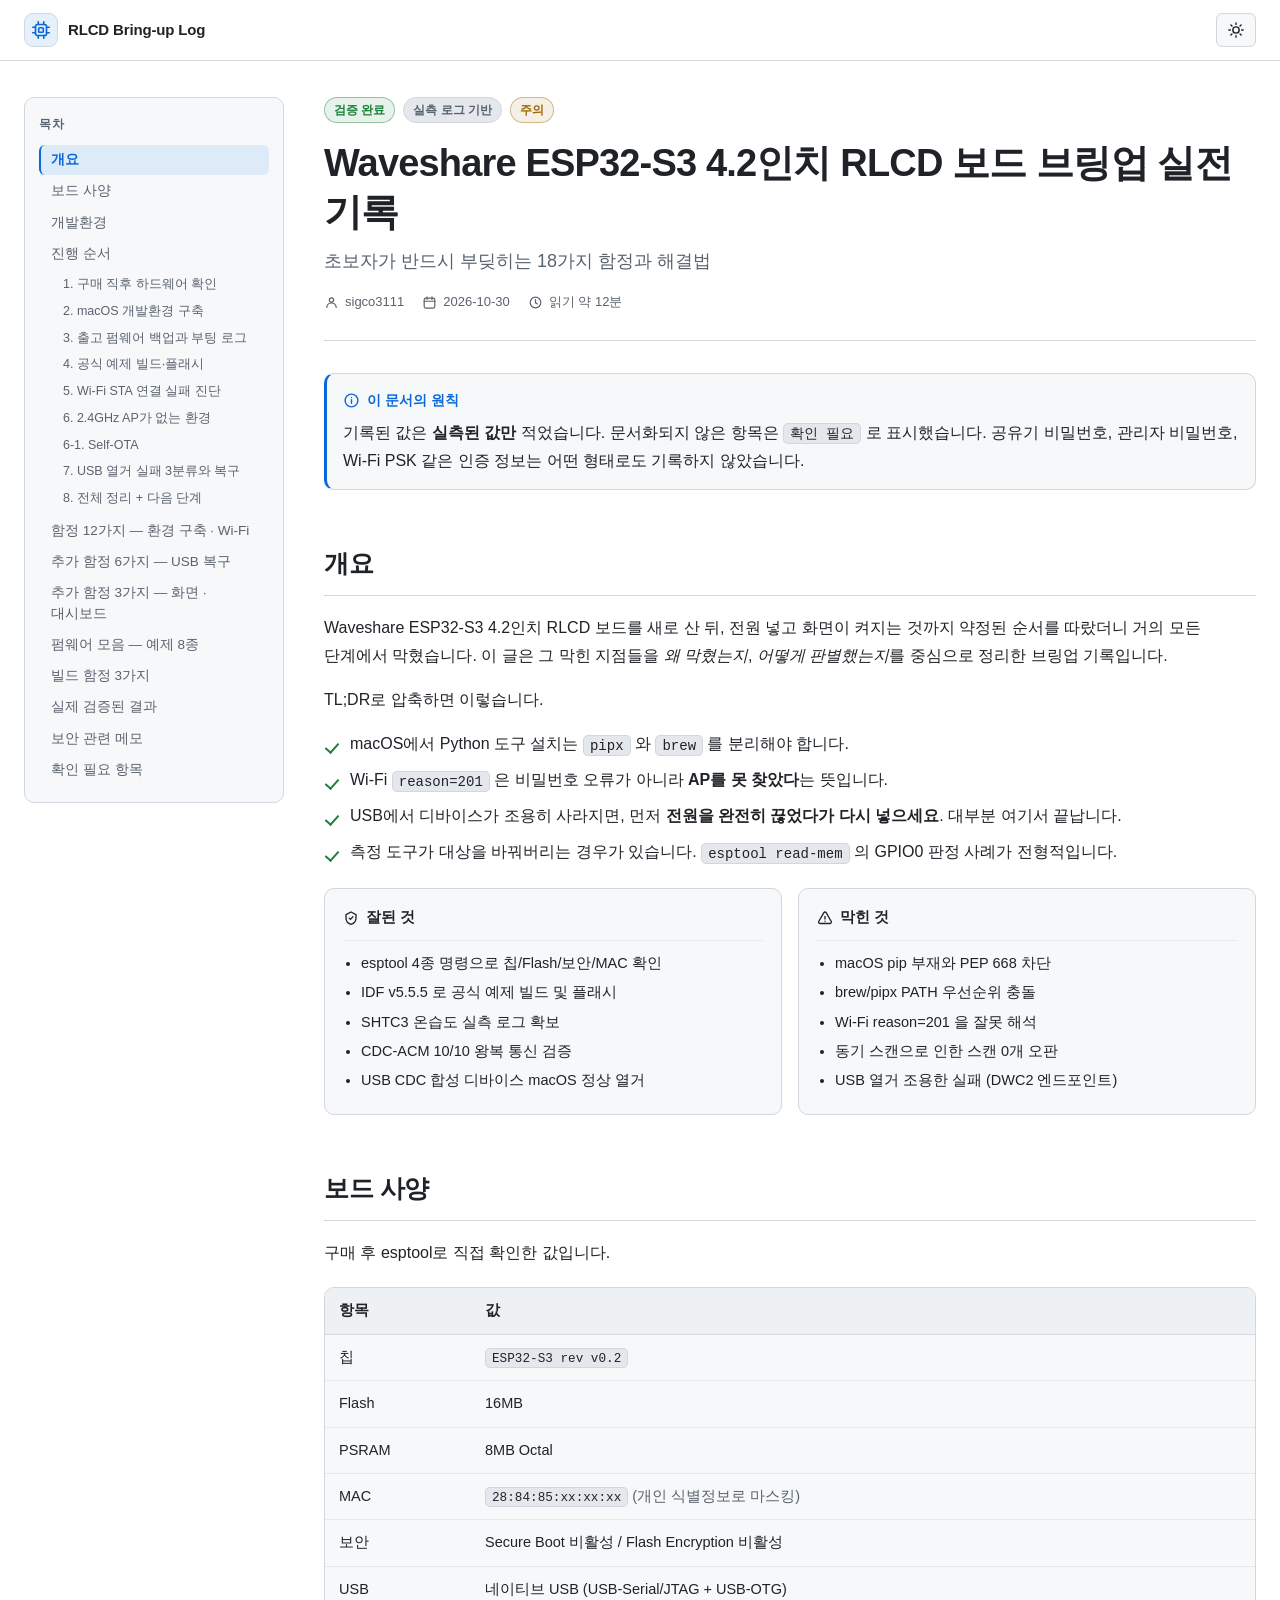
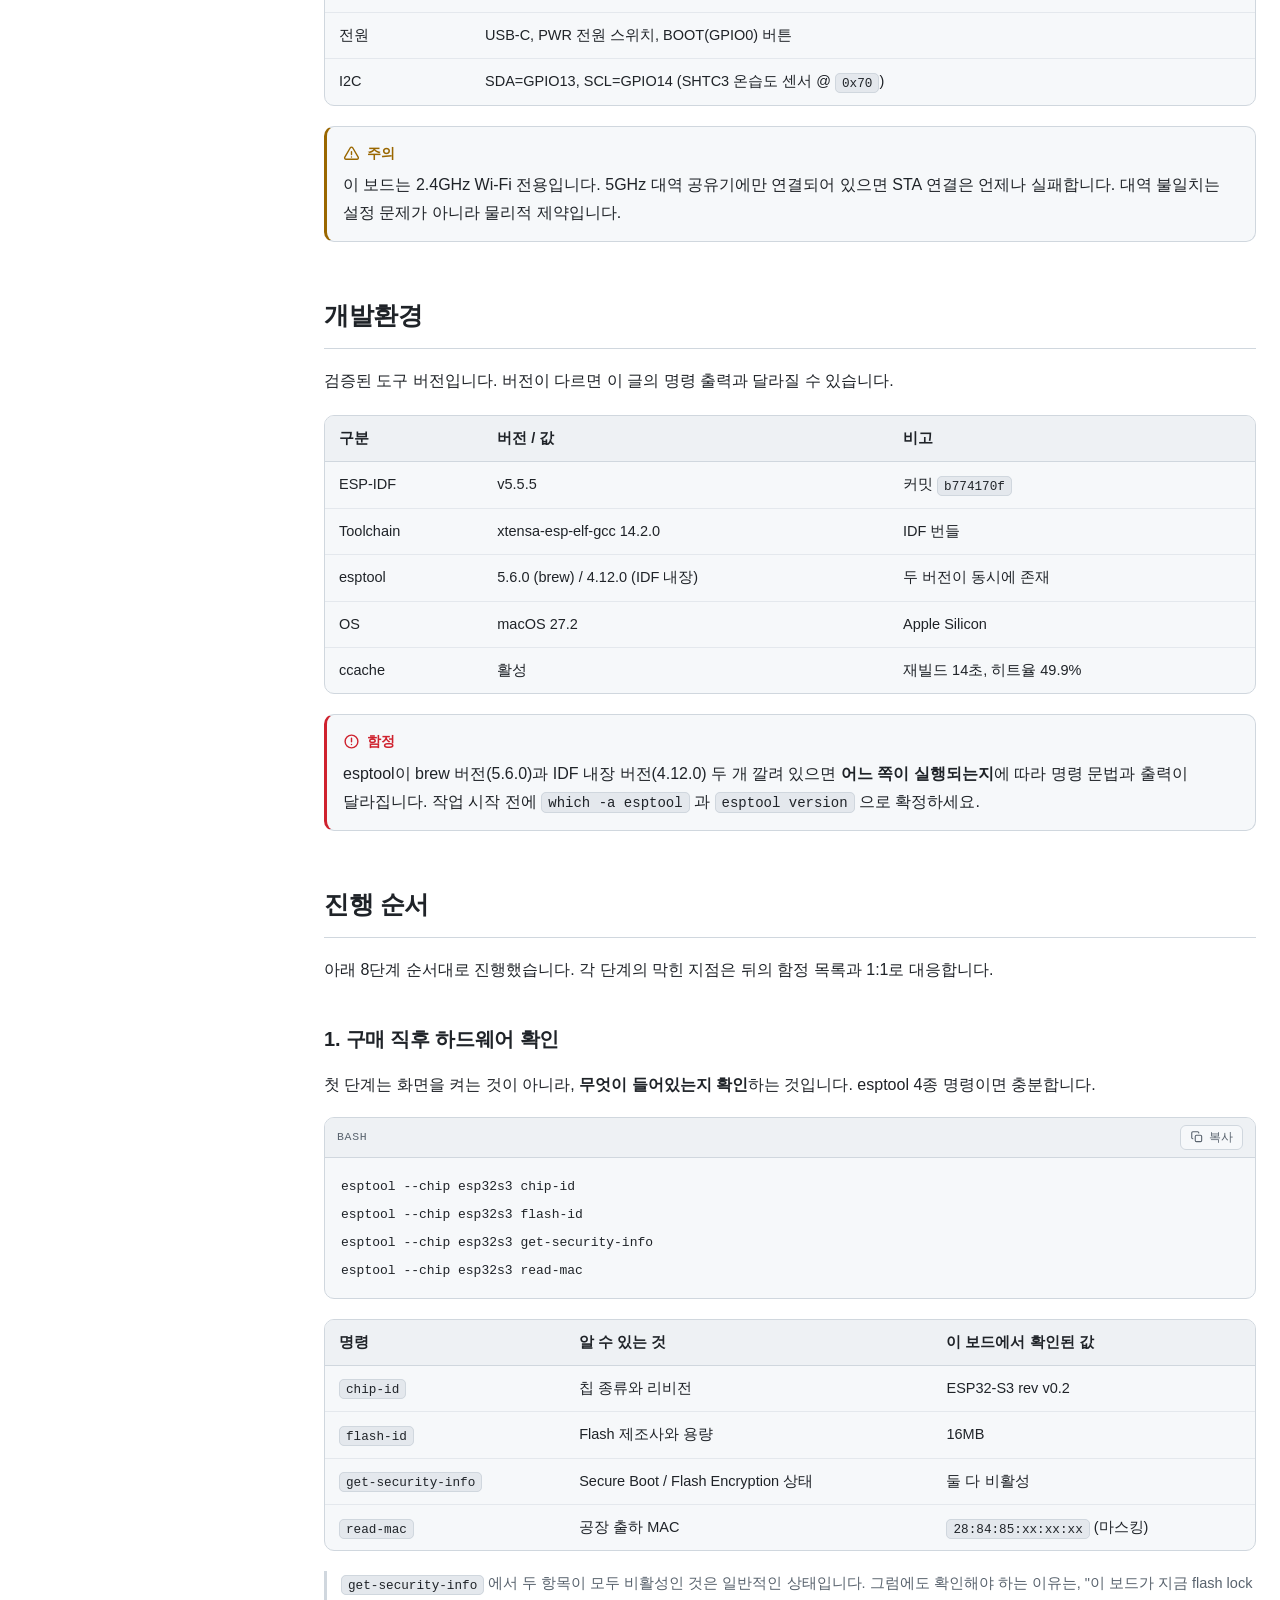
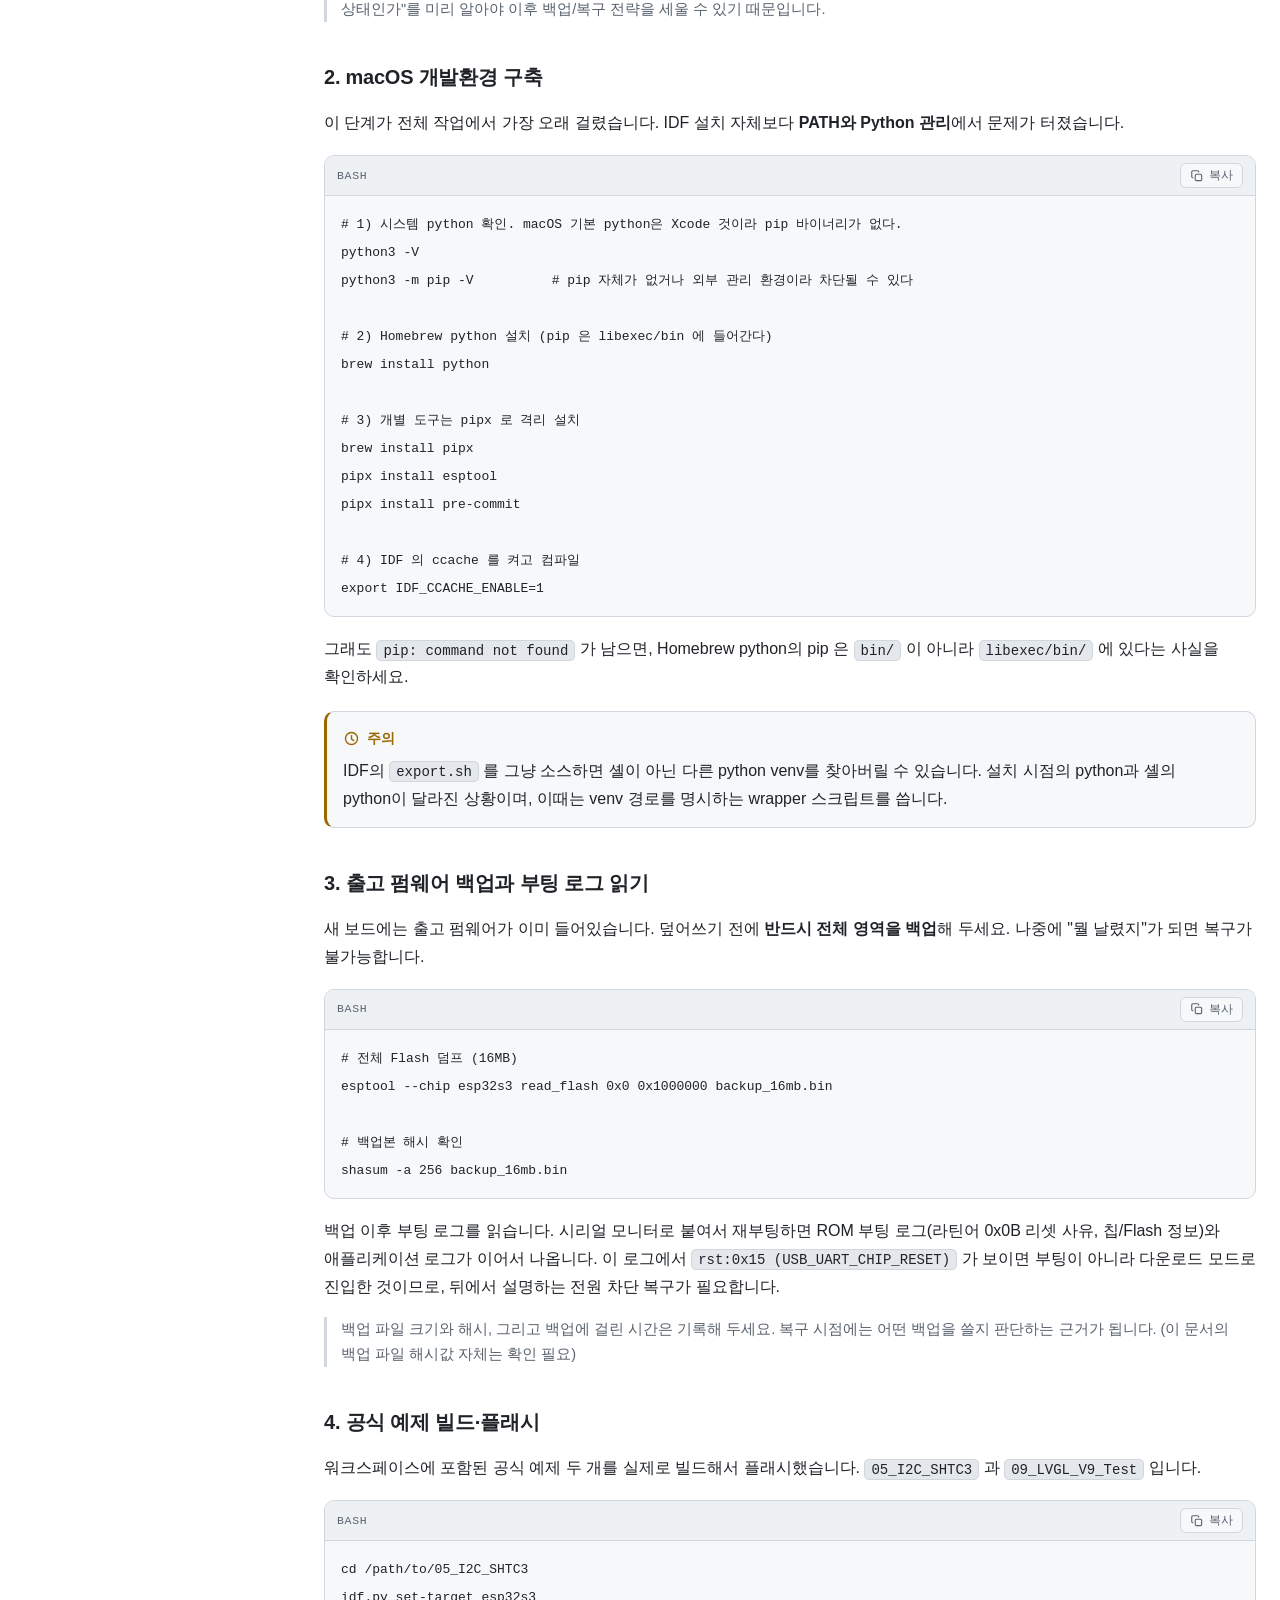
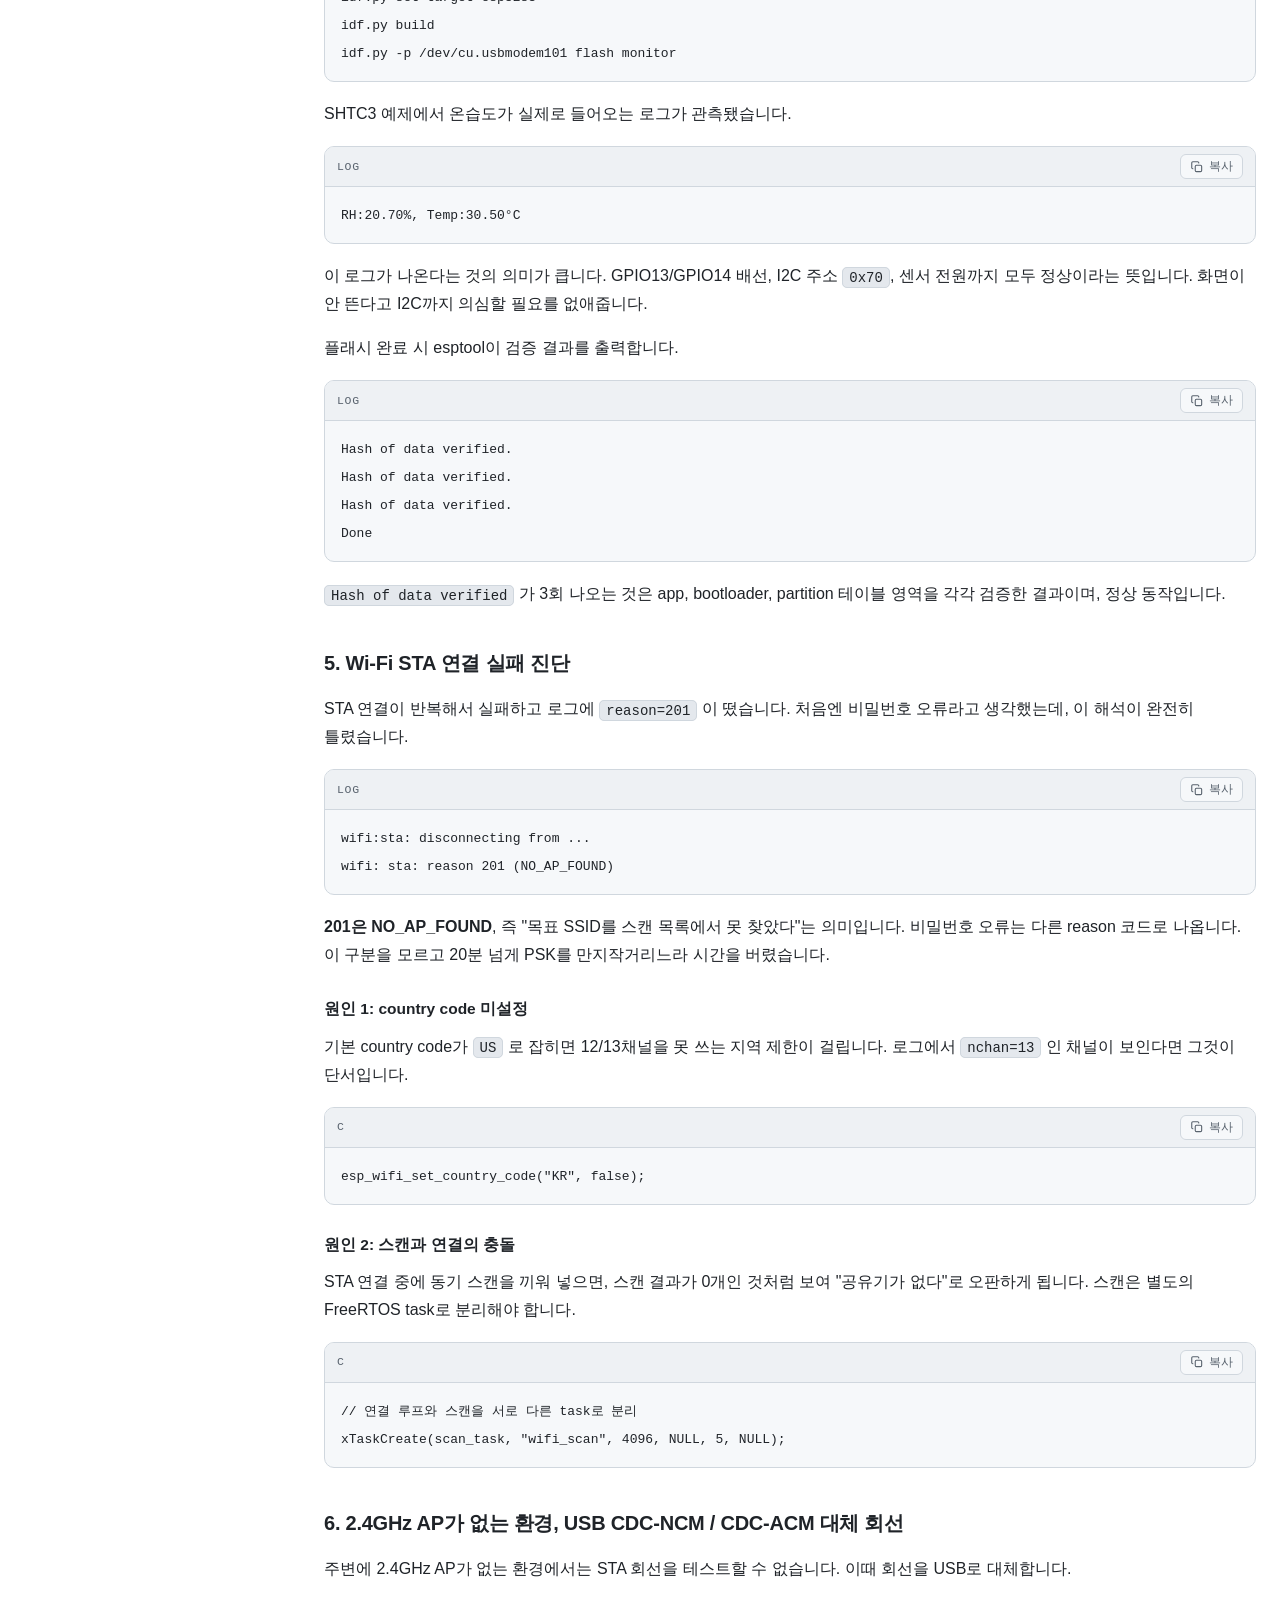
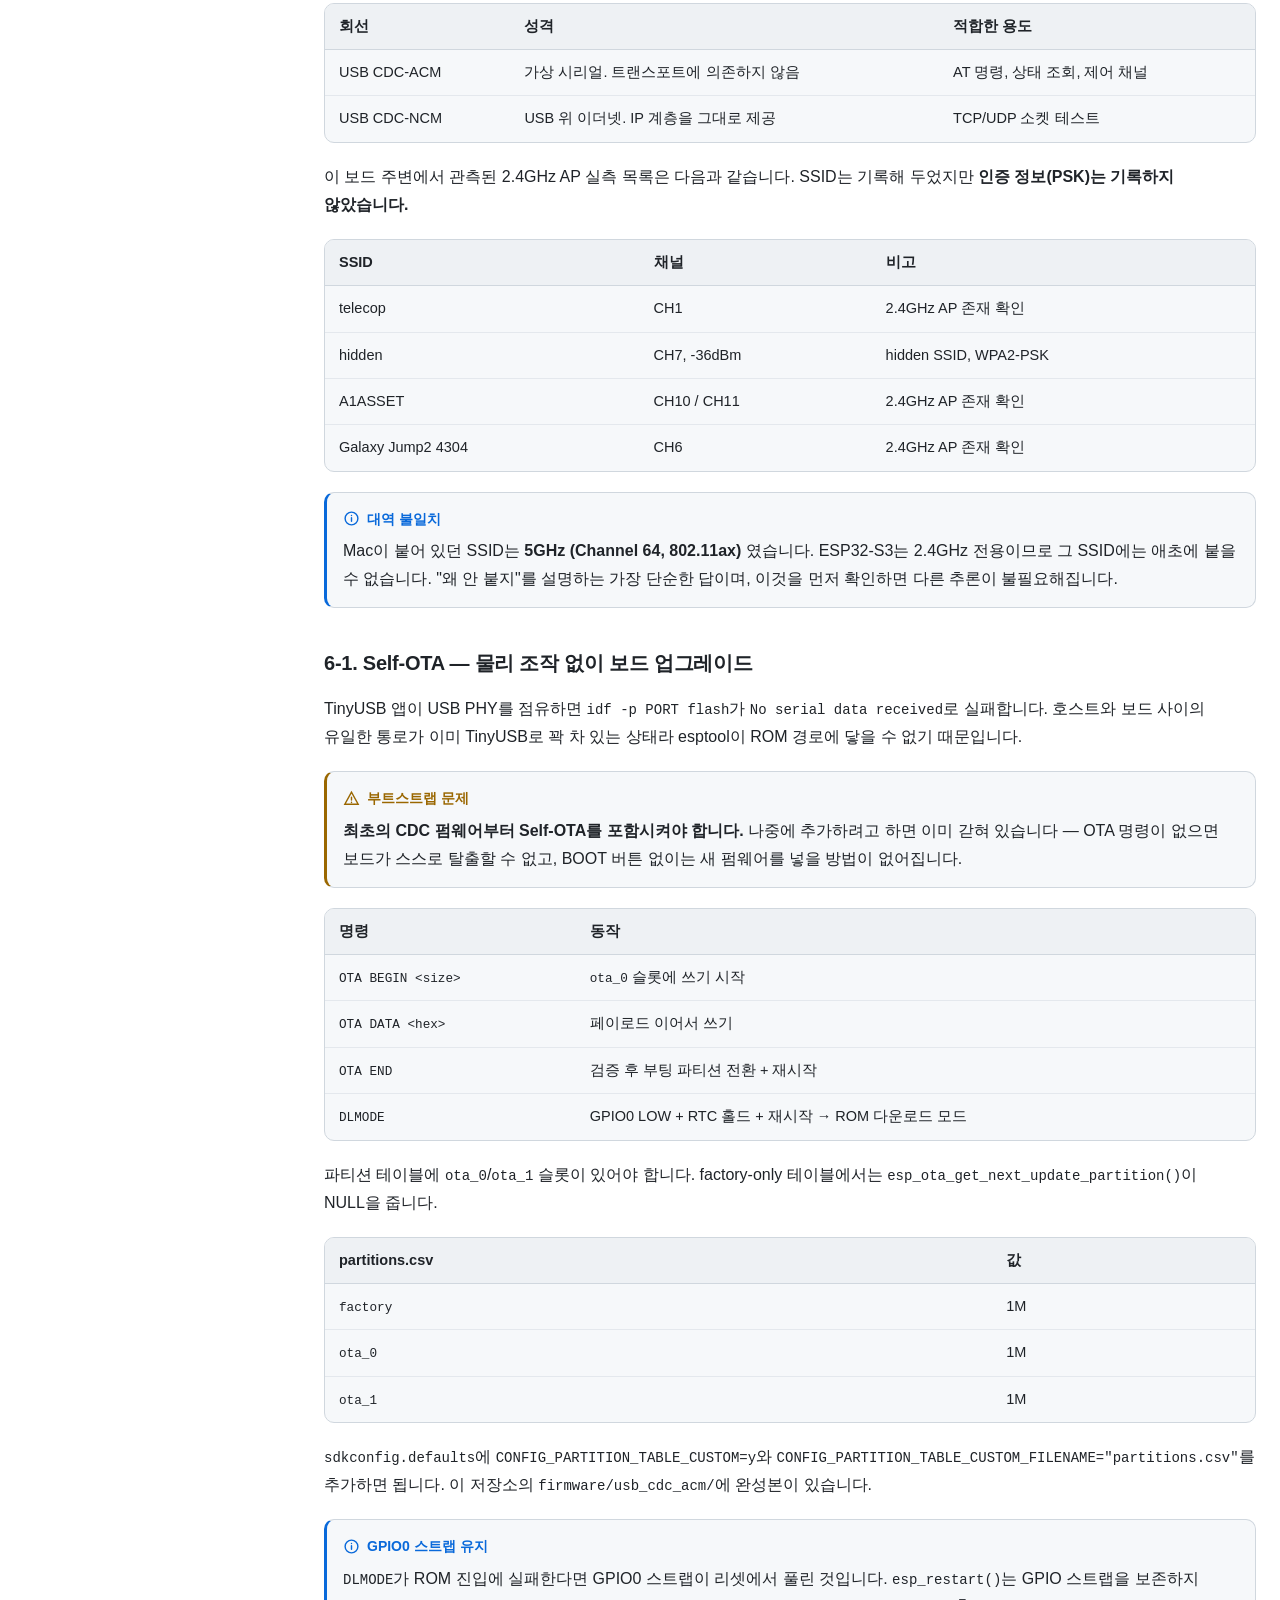
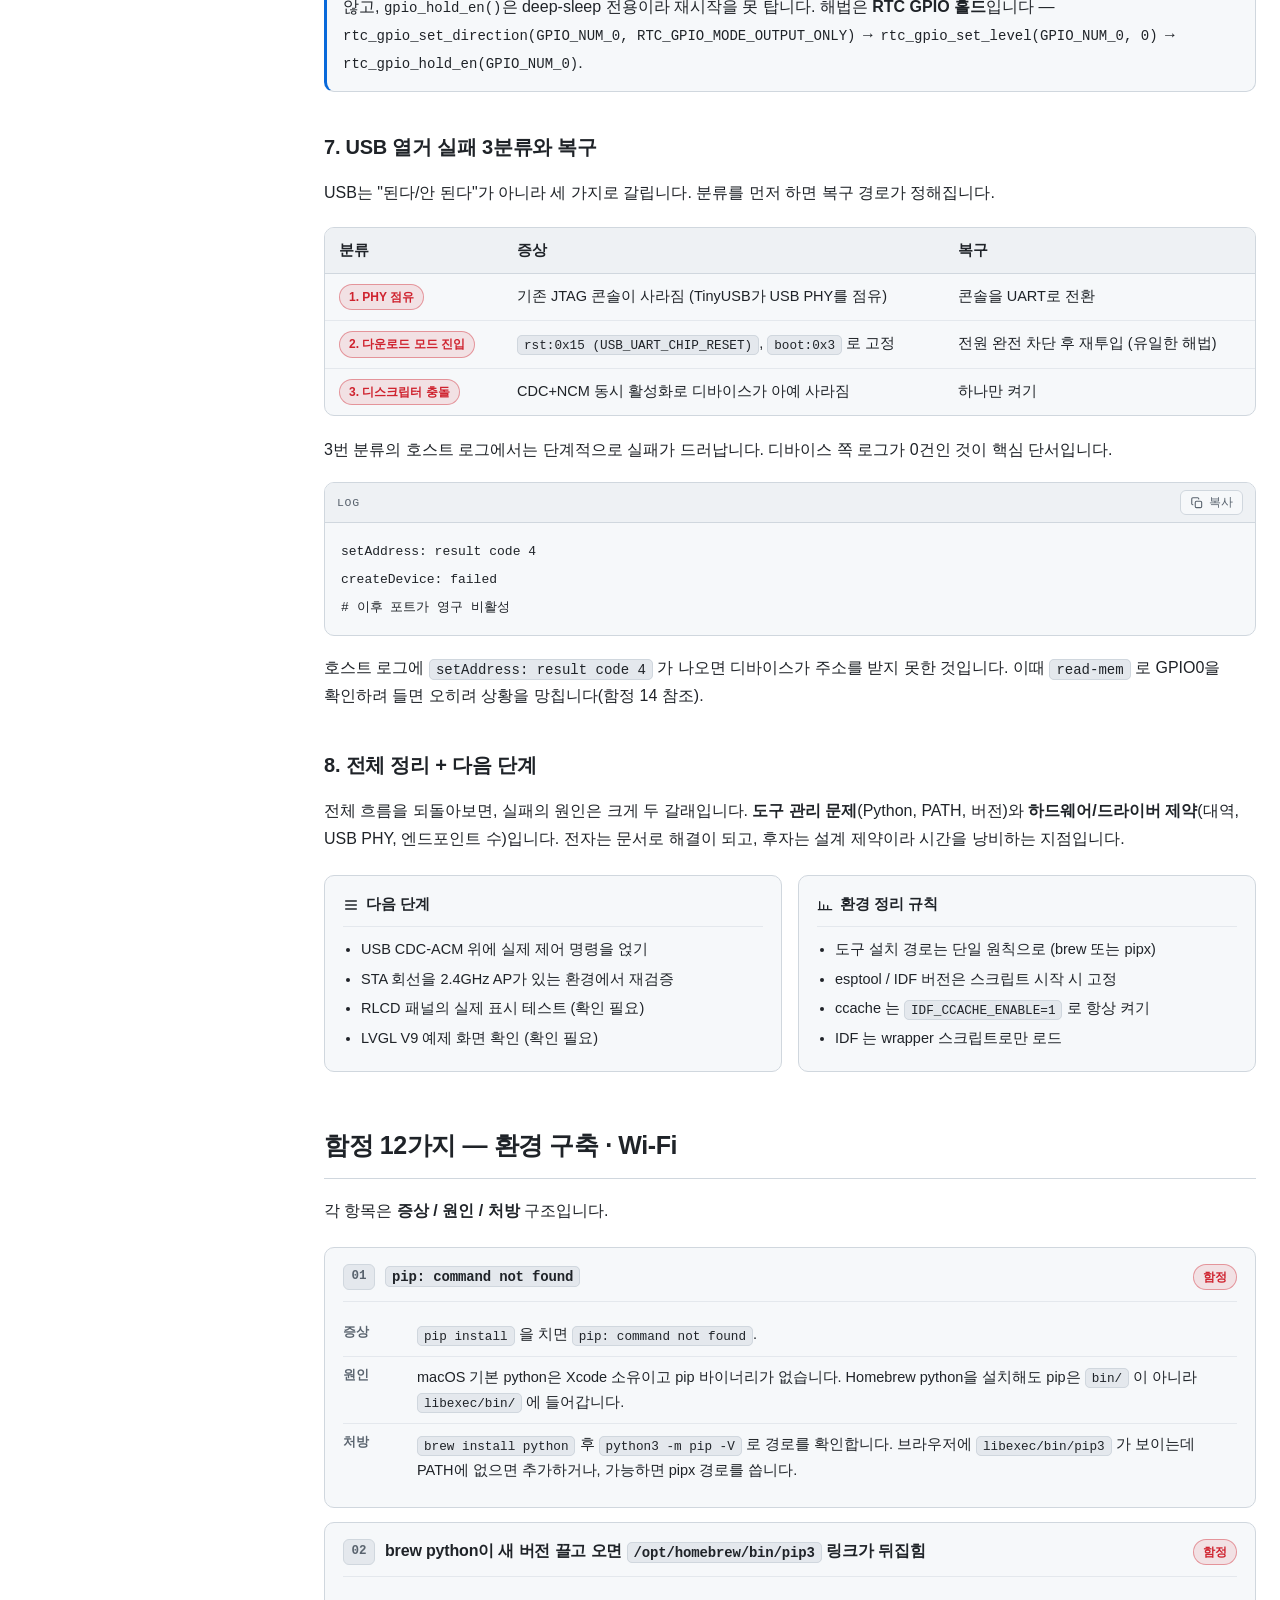
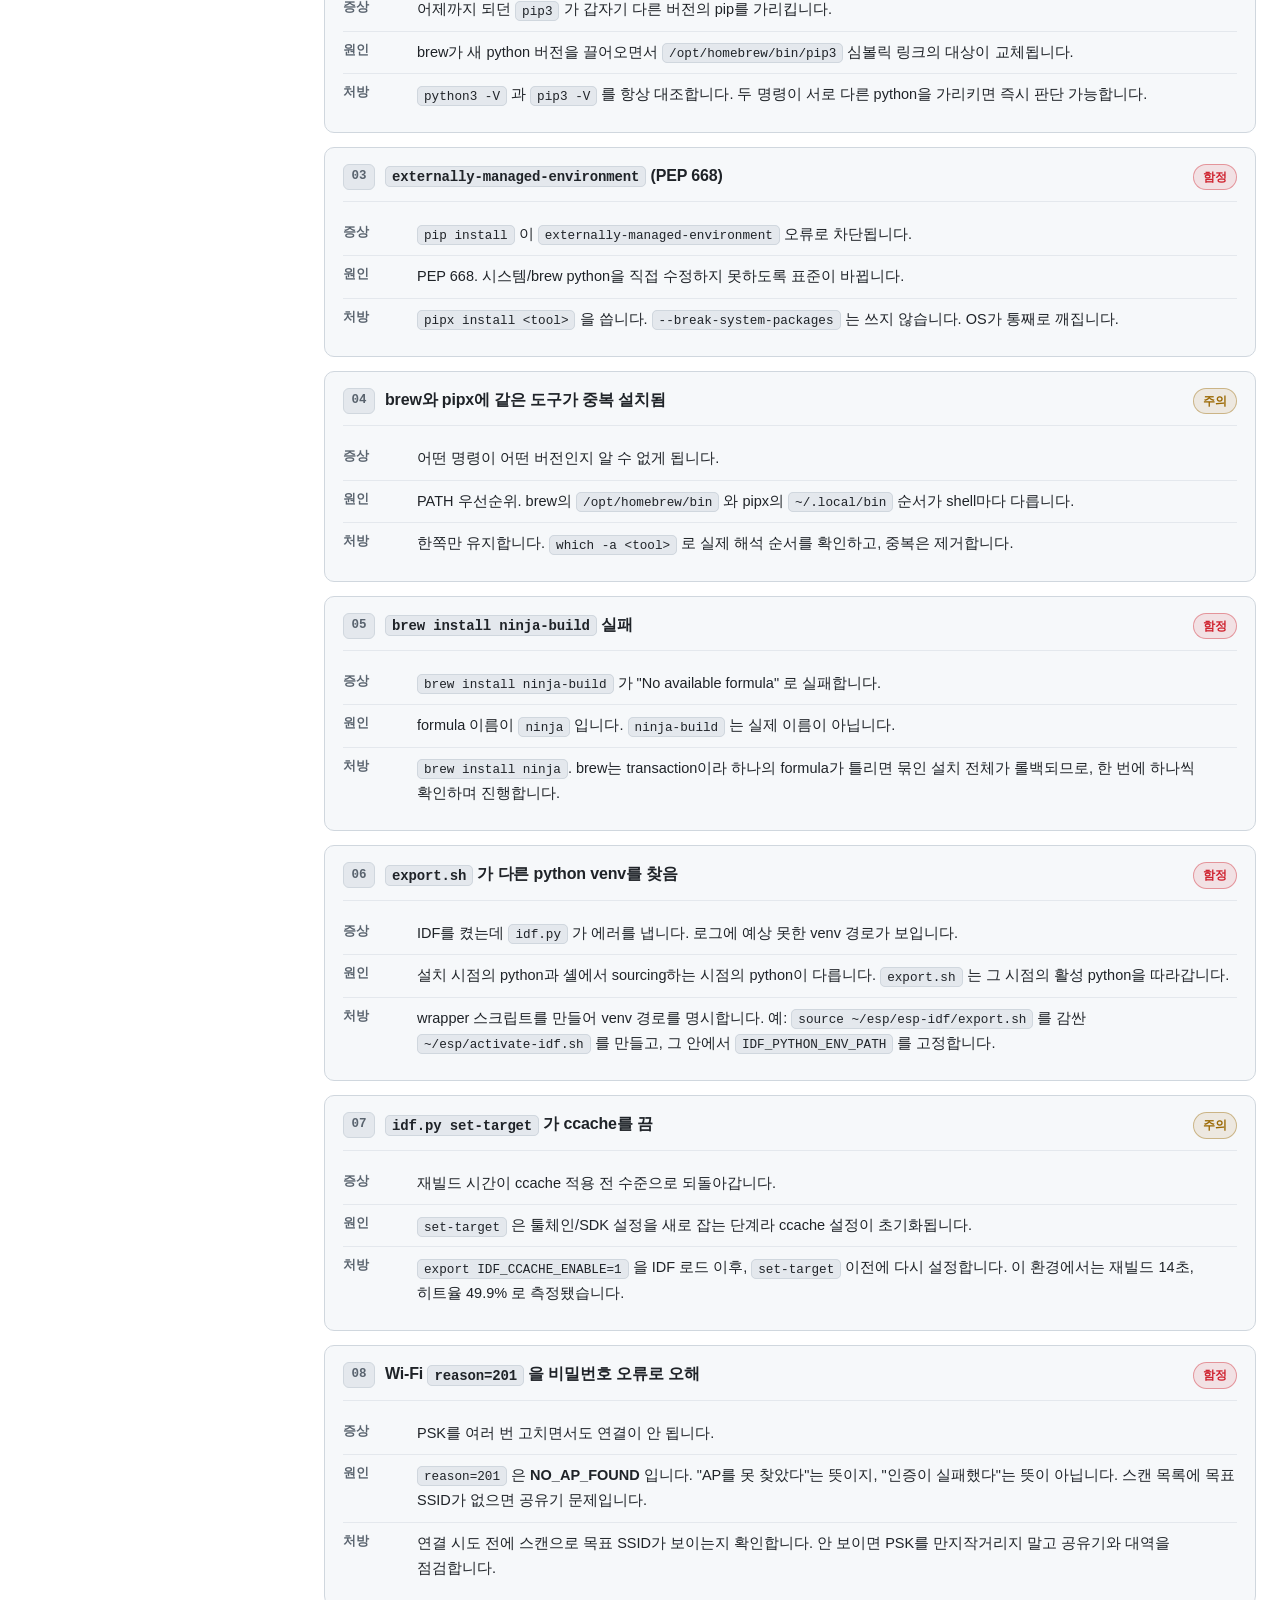
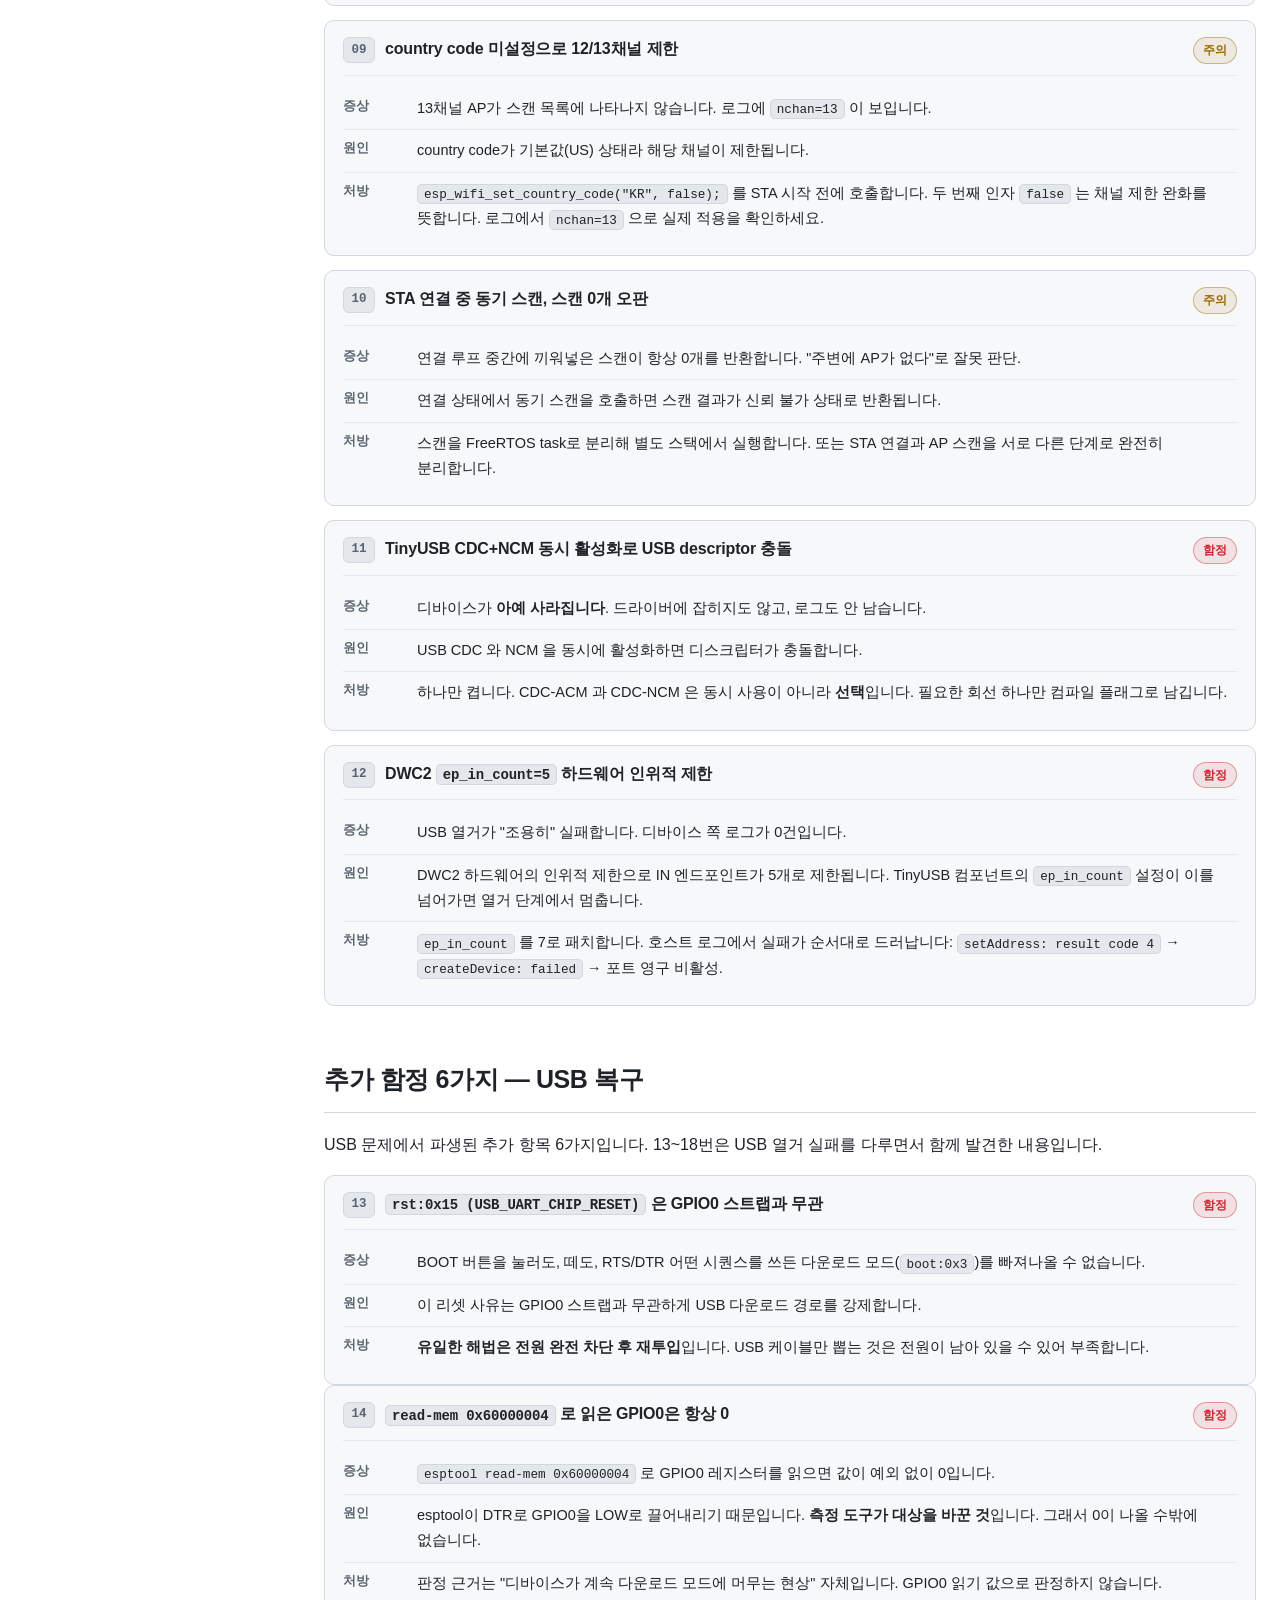
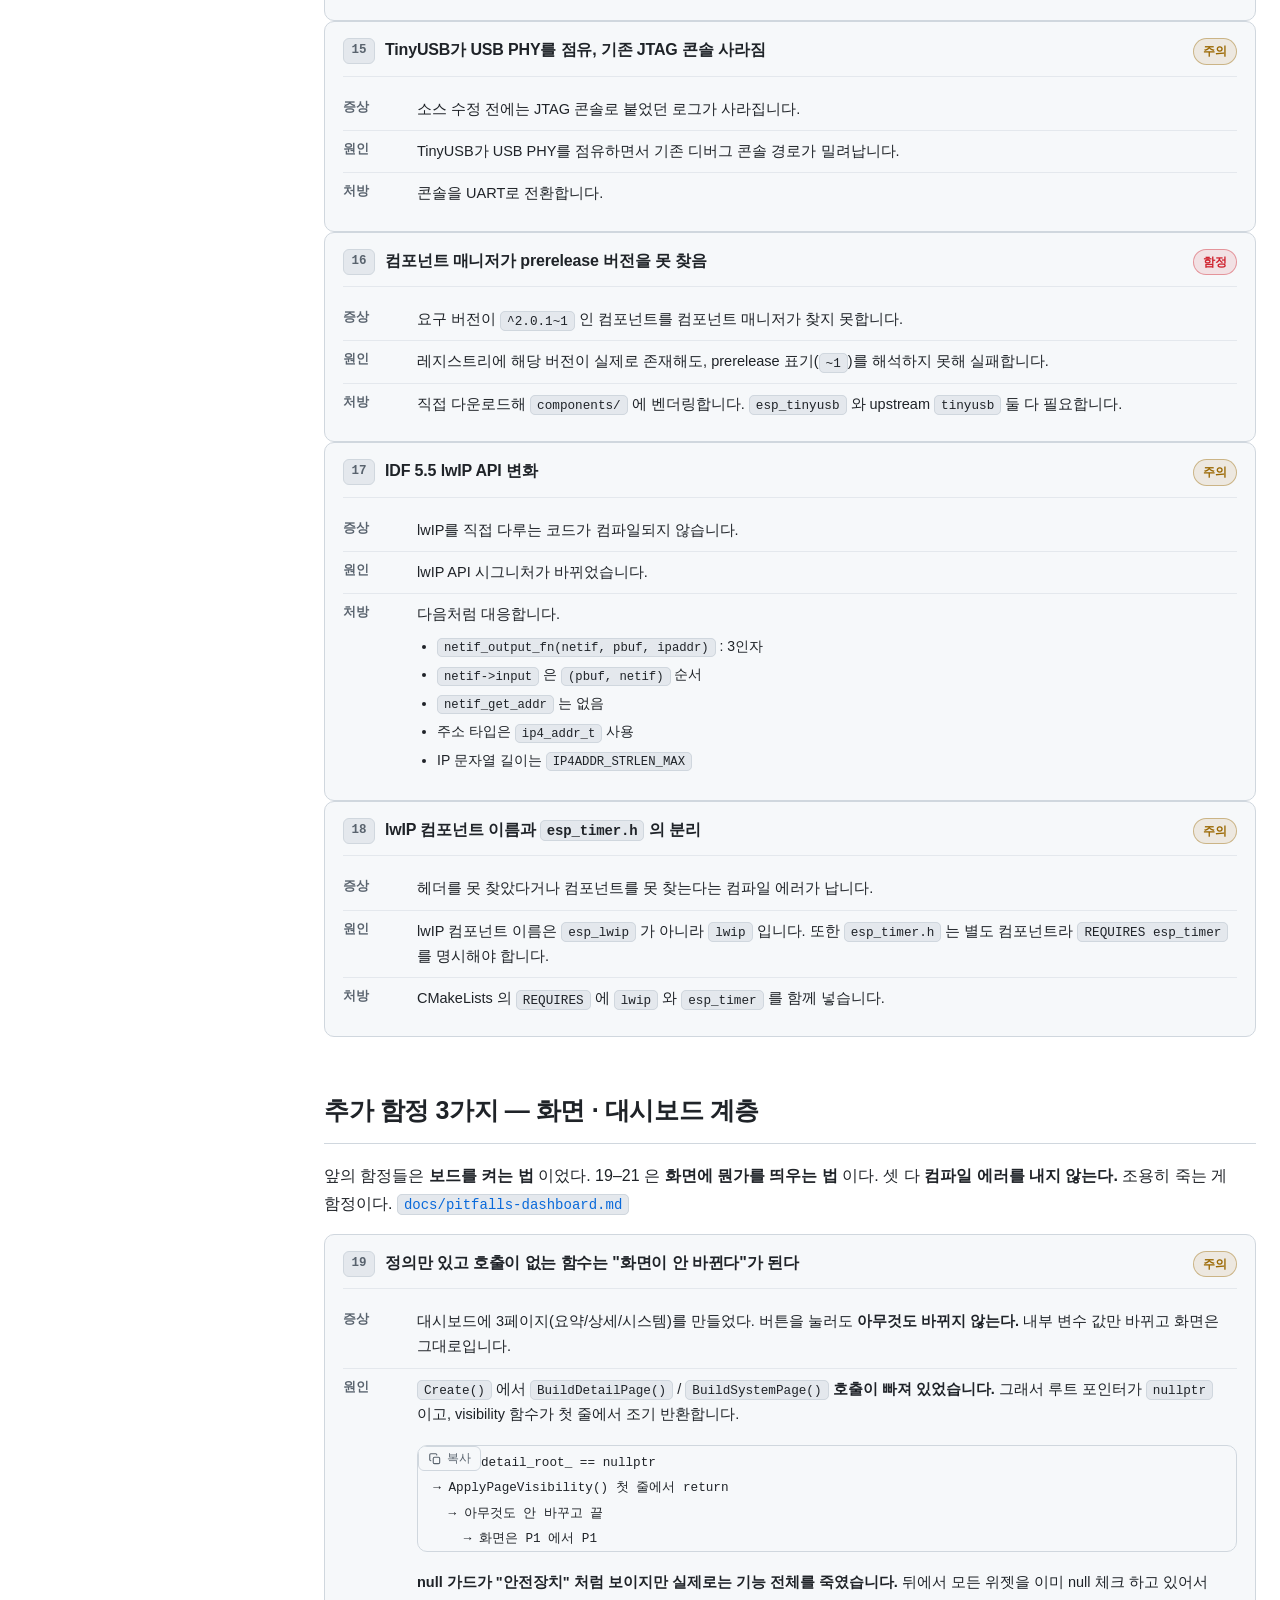
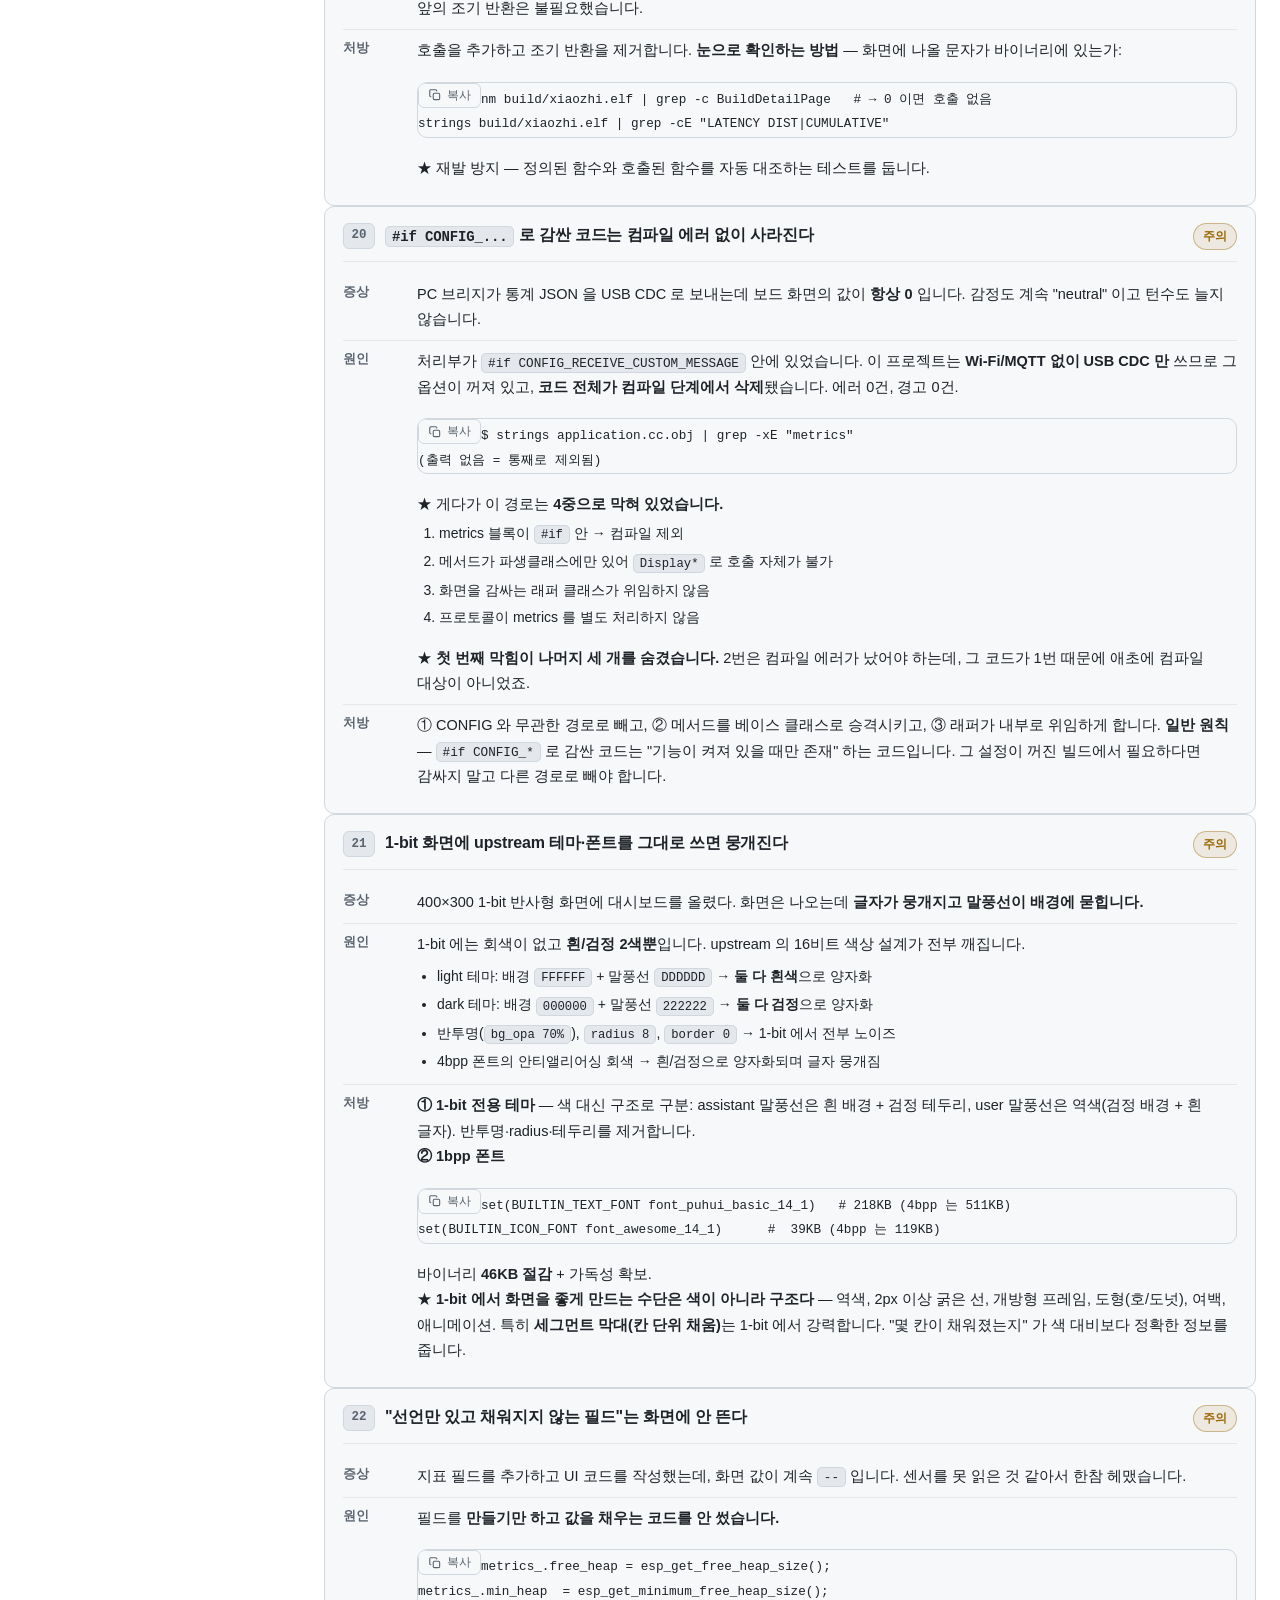
<file: index.html>
<!DOCTYPE html>
<html lang="ko" data-theme="dark">
<head>
<meta charset="UTF-8">
<meta name="viewport" content="width=device-width, initial-scale=1">
<title>Waveshare ESP32-S3 4.2인치 RLCD 보드 브링업 실전 기록</title>
<meta name="description" content="ESP32-S3 4.2인치 RLCD 보드를 처음 켜는 과정에서 반드시 부딪히는 함정과 해결법. macOS 개발환경 구축부터 USB 열거 실패 복구, Wi-Fi reason=201 진단까지 실측 로그 기반으로 정리.">
<meta name="author" content="sigco3111">
<meta name="date" content="2026-10-30">
<link rel="stylesheet" href="assets/style.css">
<link rel="icon" href="data:image/svg+xml,%3Csvg xmlns='http://www.w3.org/2000/svg' viewBox='0 0 32 32'%3E%3Crect width='32' height='32' rx='7' fill='%230d1117'/%3E%3Crect x='7' y='9' width='18' height='12' rx='2' fill='none' stroke='%2358a6ff' stroke-width='2'/%3E%3Crect x='10' y='12' width='12' height='6' fill='%233fb950' opacity='.8'/%3E%3C/svg%3E">
</head>
<body>

<div class="progress-bar" id="progressBar" aria-hidden="true"></div>

<header class="site-header">
  <div class="wrap header-inner">
    <div class="brand">
      <span class="brand-mark" aria-hidden="true">
        <svg viewBox="0 0 24 24" width="22" height="22" fill="none" stroke="currentColor" stroke-width="1.8" stroke-linecap="round" stroke-linejoin="round">
          <rect x="6" y="6" width="12" height="12" rx="2"></rect>
          <rect x="9.5" y="9.5" width="5" height="5" rx="1"></rect>
          <path d="M9 3v3M15 3v3M9 18v3M15 18v3M3 9h3M3 15h3M18 9h3M18 15h3"></path>
        </svg>
      </span>
      <span class="brand-text">RLCD Bring-up Log</span>
    </div>

    <div class="header-actions">
      <button class="toc-toggle" id="tocToggle" type="button" aria-expanded="false" aria-controls="tocNav">
        <svg viewBox="0 0 24 24" width="18" height="18" fill="none" stroke="currentColor" stroke-width="2" stroke-linecap="round"><path d="M4 6h16M4 12h16M4 18h16"></path></svg>
        <span>목차</span>
      </button>

      <button class="theme-toggle" id="themeToggle" type="button" aria-label="테마 전환" title="다크 / 라이트 테마 전환">
        <svg class="icon-sun" viewBox="0 0 24 24" width="18" height="18" fill="none" stroke="currentColor" stroke-width="1.9" stroke-linecap="round">
          <circle cx="12" cy="12" r="4.2"></circle>
          <path d="M12 2.5v2M12 19.5v2M2.5 12h2M19.5 12h2M5.2 5.2l1.4 1.4M17.4 17.4l1.4 1.4M18.8 5.2l-1.4 1.4M6.6 17.4l-1.4 1.4"></path>
        </svg>
        <svg class="icon-moon" viewBox="0 0 24 24" width="18" height="18" fill="none" stroke="currentColor" stroke-width="1.9" stroke-linecap="round" stroke-linejoin="round">
          <path d="M20 14.5A8.2 8.2 0 019.5 4 8.5 8.5 0 1020 14.5z"></path>
        </svg>
      </button>
    </div>
  </div>
</header>

<main class="wrap layout">

  <!-- ============ 목차 ============ -->
  <aside class="sidebar">
    <nav class="toc" id="tocNav" aria-label="목차">
      <p class="toc-title">목차</p>
      <ul class="toc-list">
        <li><a href="#overview" data-toc="overview">개요</a></li>
        <li><a href="#spec" data-toc="spec">보드 사양</a></li>
        <li><a href="#env" data-toc="env">개발환경</a></li>
        <li class="toc-group">
          <a href="#progress" data-toc="progress">진행 순서</a>
          <ul>
            <li><a href="#step-1" data-toc="step-1">1. 구매 직후 하드웨어 확인</a></li>
            <li><a href="#step-2" data-toc="step-2">2. macOS 개발환경 구축</a></li>
            <li><a href="#step-3" data-toc="step-3">3. 출고 펌웨어 백업과 부팅 로그</a></li>
            <li><a href="#step-4" data-toc="step-4">4. 공식 예제 빌드·플래시</a></li>
            <li><a href="#step-5" data-toc="step-5">5. Wi-Fi STA 연결 실패 진단</a></li>
            <li><a href="#step-6" data-toc="step-6">6. 2.4GHz AP가 없는 환경</a></li>
            <li><a href="#step-6-1" data-toc="step-6-1">6-1. Self-OTA</a></li>
            <li><a href="#step-7" data-toc="step-7">7. USB 열거 실패 3분류와 복구</a></li>
            <li><a href="#step-8" data-toc="step-8">8. 전체 정리 + 다음 단계</a></li>
          </ul>
        </li>
        <li><a href="#pitfalls" data-toc="pitfalls">함정 12가지 — 환경 구축 · Wi-Fi</a></li>
        <li><a href="#pitfalls-usb" data-toc="pitfalls-usb">추가 함정 6가지 — USB 복구</a></li>
        <li><a href="#pitfalls-ui" data-toc="pitfalls-ui">추가 함정 3가지 — 화면 · 대시보드</a></li>
        <li><a href="#firmware" data-toc="firmware">펌웨어 모음 — 예제 8종</a></li>
        <li><a href="#build-pitfalls" data-toc="build-pitfalls">빌드 함정 3가지</a></li>
        <li><a href="#verified" data-toc="verified">실제 검증된 결과</a></li>
        <li><a href="#security" data-toc="security">보안 관련 메모</a></li>
        <li><a href="#open-items" data-toc="open-items">확인 필요 항목</a></li>
      </ul>
    </nav>
  </aside>

  <!-- ============ 본문 ============ -->
  <article class="post">

    <header class="post-header">
      <div class="post-badges">
        <span class="badge badge-success">검증 완료</span>
        <span class="badge badge-neutral">실측 로그 기반</span>
        <span class="badge badge-warning">주의</span>
      </div>
      <h1 class="post-title">Waveshare ESP32-S3 4.2인치 RLCD 보드 브링업 실전 기록</h1>
      <p class="post-subtitle">초보자가 반드시 부딪히는 18가지 함정과 해결법</p>
      <div class="post-meta">
        <span class="meta-item">
          <svg viewBox="0 0 24 24" width="15" height="15" fill="none" stroke="currentColor" stroke-width="1.9" stroke-linecap="round"><circle cx="12" cy="8" r="3.4"></circle><path d="M4.5 20a7.5 7.5 0 0115 0"></path></svg>
          sigco3111
        </span>
        <span class="meta-item">
          <svg viewBox="0 0 24 24" width="15" height="15" fill="none" stroke="currentColor" stroke-width="1.9" stroke-linecap="round"><rect x="3.5" y="5" width="17" height="16" rx="2.5"></rect><path d="M8 3v4M16 3v4M3.5 10h17"></path></svg>
          2026-10-30
        </span>
        <span class="meta-item">
          <svg viewBox="0 0 24 24" width="15" height="15" fill="none" stroke="currentColor" stroke-width="1.9" stroke-linecap="round"><circle cx="12" cy="12" r="8.5"></circle><path d="M12 7.5v5l3 1.8"></path></svg>
          읽기 약 12분
        </span>
      </div>
    </header>

    <div class="callout callout-info">
      <div class="callout-head">
        <svg viewBox="0 0 24 24" width="17" height="17" fill="none" stroke="currentColor" stroke-width="2" stroke-linecap="round"><circle cx="12" cy="12" r="9"></circle><path d="M12 11v5M12 7.6v.2"></path></svg>
        이 문서의 원칙
      </div>
      <p>
        기록된 값은 <strong>실측된 값만</strong> 적었습니다. 문서화되지 않은 항목은
        <code class="inline-code">확인 필요</code> 로 표시했습니다. 공유기 비밀번호, 관리자 비밀번호,
        Wi-Fi PSK 같은 인증 정보는 어떤 형태로도 기록하지 않았습니다.
      </p>
    </div>

    <!-- ---------- 개요 ---------- -->
    <section id="overview">
      <h2 class="section-title">개요</h2>
      <p>
        Waveshare ESP32-S3 4.2인치 RLCD 보드를 새로 산 뒤, 전원 넣고 화면이 켜지는 것까지
        약정된 순서를 따랐더니 거의 모든 단계에서 막혔습니다. 이 글은 그 막힌 지점들을
        <em>왜 막혔는지</em>, <em>어떻게 판별했는지</em>를 중심으로 정리한 브링업 기록입니다.
      </p>
      <p>
        TL;DR로 압축하면 이렇습니다.
      </p>
      <ul class="checklist">
        <li>macOS에서 Python 도구 설치는 <code class="inline-code">pipx</code> 와 <code class="inline-code">brew</code> 를 분리해야 합니다.</li>
        <li>Wi-Fi <code class="inline-code">reason=201</code> 은 비밀번호 오류가 아니라 <strong>AP를 못 찾았다</strong>는 뜻입니다.</li>
        <li>USB에서 디바이스가 조용히 사라지면, 먼저 <strong>전원을 완전히 끊었다가 다시 넣으세요</strong>. 대부분 여기서 끝납니다.</li>
        <li>측정 도구가 대상을 바꿔버리는 경우가 있습니다. <code class="inline-code">esptool read-mem</code> 의 GPIO0 판정 사례가 전형적입니다.</li>
      </ul>

      <div class="grid-2">
        <div class="card">
          <div class="card-title">
            <svg viewBox="0 0 24 24" width="16" height="16" fill="none" stroke="currentColor" stroke-width="2" stroke-linecap="round"><path d="M12 3l7.5 4v5c0 4.4-3.1 8.3-7.5 9.5C7.6 20.3 4.5 16.4 4.5 12V7L12 3z"></path><path d="M9.3 12.2l1.9 1.9 3.6-3.9"></path></svg>
            잘된 것
          </div>
          <ul class="tight">
            <li>esptool 4종 명령으로 칩/Flash/보안/MAC 확인</li>
            <li>IDF v5.5.5 로 공식 예제 빌드 및 플래시</li>
            <li>SHTC3 온습도 실측 로그 확보</li>
            <li>CDC-ACM 10/10 왕복 통신 검증</li>
            <li>USB CDC 합성 디바이스 macOS 정상 열거</li>
          </ul>
        </div>
        <div class="card">
          <div class="card-title">
            <svg viewBox="0 0 24 24" width="16" height="16" fill="none" stroke="currentColor" stroke-width="2" stroke-linecap="round"><path d="M10.3 3.9L2.6 17.2a2 2 0 001.7 3h15.4a2 2 0 001.7-3L13.7 3.9a2 2 0 00-3.4 0z"></path><path d="M12 9.5v4M12 16.8v.2"></path></svg>
            막힌 것
          </div>
          <ul class="tight">
            <li>macOS pip 부재와 PEP 668 차단</li>
            <li>brew/pipx PATH 우선순위 충돌</li>
            <li>Wi-Fi reason=201 을 잘못 해석</li>
            <li>동기 스캔으로 인한 스캔 0개 오판</li>
            <li>USB 열거 조용한 실패 (DWC2 엔드포인트)</li>
          </ul>
        </div>
      </div>
    </section>

    <!-- ---------- 보드 사양 ---------- -->
    <section id="spec">
      <h2 class="section-title">보드 사양</h2>
      <p>구매 후 esptool로 직접 확인한 값입니다.</p>

      <div class="table-wrap">
        <table>
          <thead>
            <tr><th scope="col">항목</th><th scope="col">값</th></tr>
          </thead>
          <tbody>
            <tr><td>칩</td><td><code class="inline-code">ESP32-S3 rev v0.2</code></td></tr>
            <tr><td>Flash</td><td>16MB</td></tr>
            <tr><td>PSRAM</td><td>8MB Octal</td></tr>
            <tr><td>MAC</td><td><code class="inline-code">28:84:85:xx:xx:xx</code> <span class="muted">(개인 식별정보로 마스킹)</span></td></tr>
            <tr><td>보안</td><td>Secure Boot 비활성 / Flash Encryption 비활성</td></tr>
            <tr><td>USB</td><td>네이티브 USB (USB-Serial/JTAG + USB-OTG)</td></tr>
            <tr><td>전원</td><td>USB-C, PWR 전원 스위치, BOOT(GPIO0) 버튼</td></tr>
            <tr><td>I2C</td><td>SDA=GPIO13, SCL=GPIO14 (SHTC3 온습도 센서 @ <code class="inline-code">0x70</code>)</td></tr>
          </tbody>
        </table>
      </div>

      <div class="callout callout-warning">
        <div class="callout-head">
          <svg viewBox="0 0 24 24" width="17" height="17" fill="none" stroke="currentColor" stroke-width="2" stroke-linecap="round"><path d="M10.3 3.9L2.6 17.2a2 2 0 001.7 3h15.4a2 2 0 001.7-3L13.7 3.9a2 2 0 00-3.4 0z"></path><path d="M12 9.5v4M12 16.8v.2"></path></svg>
          주의
        </div>
        <p>
          이 보드는 2.4GHz Wi-Fi 전용입니다. 5GHz 대역 공유기에만 연결되어 있으면 STA 연결은
          언제나 실패합니다. 대역 불일치는 설정 문제가 아니라 물리적 제약입니다.
        </p>
      </div>
    </section>

    <!-- ---------- 개발환경 ---------- -->
    <section id="env">
      <h2 class="section-title">개발환경</h2>
      <p>검증된 도구 버전입니다. 버전이 다르면 이 글의 명령 출력과 달라질 수 있습니다.</p>

      <div class="table-wrap">
        <table>
          <thead>
            <tr><th scope="col">구분</th><th scope="col">버전 / 값</th><th scope="col">비고</th></tr>
          </thead>
          <tbody>
            <tr><td>ESP-IDF</td><td>v5.5.5</td><td>커밋 <code class="inline-code">b774170f</code></td></tr>
            <tr><td>Toolchain</td><td>xtensa-esp-elf-gcc 14.2.0</td><td>IDF 번들</td></tr>
            <tr><td>esptool</td><td>5.6.0 (brew) / 4.12.0 (IDF 내장)</td><td>두 버전이 동시에 존재</td></tr>
            <tr><td>OS</td><td>macOS 27.2</td><td>Apple Silicon</td></tr>
            <tr><td>ccache</td><td>활성</td><td>재빌드 14초, 히트율 49.9%</td></tr>
          </tbody>
        </table>
      </div>

      <div class="callout callout-danger">
        <div class="callout-head">
          <svg viewBox="0 0 24 24" width="17" height="17" fill="none" stroke="currentColor" stroke-width="2" stroke-linecap="round"><circle cx="12" cy="12" r="9"></circle><path d="M12 7.5v5M12 16.2v.2"></path></svg>
          함정
        </div>
        <p>
          esptool이 brew 버전(5.6.0)과 IDF 내장 버전(4.12.0) 두 개 깔려 있으면
          <strong>어느 쪽이 실행되는지</strong>에 따라 명령 문법과 출력이 달라집니다.
          작업 시작 전에 <code class="inline-code">which -a esptool</code> 과
          <code class="inline-code">esptool version</code> 으로 확정하세요.
        </p>
      </div>
    </section>

    <!-- ---------- 진행 순서 ---------- -->
    <section id="progress">
      <h2 class="section-title">진행 순서</h2>
      <p>아래 8단계 순서대로 진행했습니다. 각 단계의 막힌 지점은 뒤의 함정 목록과 1:1로 대응합니다.</p>

      <!-- Step 1 -->
      <h3 id="step-1" class="subsection-title">1. 구매 직후 하드웨어 확인</h3>
      <p>
        첫 단계는 화면을 켜는 것이 아니라, <strong>무엇이 들어있는지 확인</strong>하는 것입니다.
        esptool 4종 명령이면 충분합니다.
      </p>

      <div class="code-block">
        <div class="code-head"><span class="code-lang">bash</span></div>
        <pre><code>esptool --chip esp32s3 chip-id
esptool --chip esp32s3 flash-id
esptool --chip esp32s3 get-security-info
esptool --chip esp32s3 read-mac</code></pre>
      </div>

      <div class="table-wrap">
        <table>
          <thead>
            <tr><th scope="col">명령</th><th scope="col">알 수 있는 것</th><th scope="col">이 보드에서 확인된 값</th></tr>
          </thead>
          <tbody>
            <tr><td><code class="inline-code">chip-id</code></td><td>칩 종류와 리비전</td><td>ESP32-S3 rev v0.2</td></tr>
            <tr><td><code class="inline-code">flash-id</code></td><td>Flash 제조사와 용량</td><td>16MB</td></tr>
            <tr><td><code class="inline-code">get-security-info</code></td><td>Secure Boot / Flash Encryption 상태</td><td>둘 다 비활성</td></tr>
            <tr><td><code class="inline-code">read-mac</code></td><td>공장 출하 MAC</td><td><code class="inline-code">28:84:85:xx:xx:xx</code> (마스킹)</td></tr>
          </tbody>
        </table>
      </div>

      <p class="note">
        <code class="inline-code">get-security-info</code> 에서 두 항목이 모두 비활성인 것은
        일반적인 상태입니다. 그럼에도 확인해야 하는 이유는, "이 보드가 지금 flash lock 상태인가"를
        미리 알아야 이후 백업/복구 전략을 세울 수 있기 때문입니다.
      </p>

      <!-- Step 2 -->
      <h3 id="step-2" class="subsection-title">2. macOS 개발환경 구축</h3>
      <p>
        이 단계가 전체 작업에서 가장 오래 걸렸습니다. IDF 설치 자체보다
        <strong>PATH와 Python 관리</strong>에서 문제가 터졌습니다.
      </p>

      <div class="code-block">
        <div class="code-head"><span class="code-lang">bash</span></div>
        <pre><code># 1) 시스템 python 확인. macOS 기본 python은 Xcode 것이라 pip 바이너리가 없다.
python3 -V
python3 -m pip -V          # pip 자체가 없거나 외부 관리 환경이라 차단될 수 있다

# 2) Homebrew python 설치 (pip 은 libexec/bin 에 들어간다)
brew install python

# 3) 개별 도구는 pipx 로 격리 설치
brew install pipx
pipx install esptool
pipx install pre-commit

# 4) IDF 의 ccache 를 켜고 컴파일
export IDF_CCACHE_ENABLE=1</code></pre>
      </div>

      <p>
        그래도 <code class="inline-code">pip: command not found</code> 가 남으면,
        Homebrew python의 pip 은 <code class="inline-code">bin/</code> 이 아니라
        <code class="inline-code">libexec/bin/</code> 에 있다는 사실을 확인하세요.
      </p>

      <div class="callout callout-warning">
        <div class="callout-head">
          <svg viewBox="0 0 24 24" width="17" height="17" fill="none" stroke="currentColor" stroke-width="2" stroke-linecap="round"><path d="M12 8v5l3.2 2"></path><circle cx="12" cy="12" r="8.5"></circle></svg>
          주의
        </div>
        <p>
          IDF의 <code class="inline-code">export.sh</code> 를 그냥 소스하면 셸이 아닌
          다른 python venv를 찾아버릴 수 있습니다. 설치 시점의 python과 셸의 python이
          달라진 상황이며, 이때는 venv 경로를 명시하는 wrapper 스크립트를 씁니다.
        </p>
      </div>

      <!-- Step 3 -->
      <h3 id="step-3" class="subsection-title">3. 출고 펌웨어 백업과 부팅 로그 읽기</h3>
      <p>
        새 보드에는 출고 펌웨어가 이미 들어있습니다. 덮어쓰기 전에
        <strong>반드시 전체 영역을 백업</strong>해 두세요. 나중에 "뭘 날렸지"가 되면 복구가 불가능합니다.
      </p>

      <div class="code-block">
        <div class="code-head"><span class="code-lang">bash</span></div>
        <pre><code># 전체 Flash 덤프 (16MB)
esptool --chip esp32s3 read_flash 0x0 0x1000000 backup_16mb.bin

# 백업본 해시 확인
shasum -a 256 backup_16mb.bin</code></pre>
      </div>

      <p>
        백업 이후 부팅 로그를 읽습니다. 시리얼 모니터로 붙여서 재부팅하면
        ROM 부팅 로그(라틴어 0x0B 리셋 사유, 칩/Flash 정보)와 애플리케이션 로그가 이어서 나옵니다.
        이 로그에서 <code class="inline-code">rst:0x15 (USB_UART_CHIP_RESET)</code> 가 보이면
        부팅이 아니라 다운로드 모드로 진입한 것이므로, 뒤에서 설명하는 전원 차단 복구가 필요합니다.
      </p>

      <p class="note">
        백업 파일 크기와 해시, 그리고 백업에 걸린 시간은 기록해 두세요.
        복구 시점에는 어떤 백업을 쓸지 판단하는 근거가 됩니다.
        <span class="muted">(이 문서의 백업 파일 해시값 자체는 확인 필요)</span>
      </p>

      <!-- Step 4 -->
      <h3 id="step-4" class="subsection-title">4. 공식 예제 빌드·플래시</h3>
      <p>
        워크스페이스에 포함된 공식 예제 두 개를 실제로 빌드해서 플래시했습니다.
        <code class="inline-code">05_I2C_SHTC3</code> 과 <code class="inline-code">09_LVGL_V9_Test</code> 입니다.
      </p>

      <div class="code-block">
        <div class="code-head"><span class="code-lang">bash</span></div>
        <pre><code>cd /path/to/05_I2C_SHTC3
idf.py set-target esp32s3
idf.py build
idf.py -p /dev/cu.usbmodem101 flash monitor</code></pre>
      </div>

      <p>SHTC3 예제에서 온습도가 실제로 들어오는 로그가 관측됐습니다.</p>

      <div class="code-block">
        <div class="code-head"><span class="code-lang">log</span></div>
        <pre><code>RH:20.70%, Temp:30.50°C</code></pre>
      </div>

      <p>
        이 로그가 나온다는 것의 의미가 큽니다. GPIO13/GPIO14 배선, I2C 주소 <code class="inline-code">0x70</code>,
        센서 전원까지 모두 정상이라는 뜻입니다. 화면이 안 뜬다고 I2C까지 의심할 필요를 없애줍니다.
      </p>

      <p>플래시 완료 시 esptool이 검증 결과를 출력합니다.</p>

      <div class="code-block">
        <div class="code-head"><span class="code-lang">log</span></div>
        <pre><code>Hash of data verified.
Hash of data verified.
Hash of data verified.
Done</code></pre>
      </div>

      <p>
        <code class="inline-code">Hash of data verified</code> 가 3회 나오는 것은
        app, bootloader, partition 테이블 영역을 각각 검증한 결과이며, 정상 동작입니다.
      </p>

      <!-- Step 5 -->
      <h3 id="step-5" class="subsection-title">5. Wi-Fi STA 연결 실패 진단</h3>
      <p>
        STA 연결이 반복해서 실패하고 로그에 <code class="inline-code">reason=201</code> 이 떴습니다.
        처음엔 비밀번호 오류라고 생각했는데, 이 해석이 완전히 틀렸습니다.
      </p>

      <div class="code-block">
        <div class="code-head"><span class="code-lang">log</span></div>
        <pre><code>wifi:sta: disconnecting from ...
wifi: sta: reason 201 (NO_AP_FOUND)</code></pre>
      </div>

      <p>
        <strong>201은 NO_AP_FOUND</strong>, 즉 "목표 SSID를 스캔 목록에서 못 찾았다"는 의미입니다.
        비밀번호 오류는 다른 reason 코드로 나옵니다. 이 구분을 모르고 20분 넘게 PSK를
        만지작거리느라 시간을 버렸습니다.
      </p>

      <h4 class="minor-title">원인 1: country code 미설정</h4>
      <p>
        기본 country code가 <code class="inline-code">US</code> 로 잡히면 12/13채널을 못 쓰는
        지역 제한이 걸립니다. 로그에서 <code class="inline-code">nchan=13</code> 인 채널이
        보인다면 그것이 단서입니다.
      </p>

      <div class="code-block">
        <div class="code-head"><span class="code-lang">c</span></div>
        <pre><code>esp_wifi_set_country_code("KR", false);</code></pre>
      </div>

      <h4 class="minor-title">원인 2: 스캔과 연결의 충돌</h4>
      <p>
        STA 연결 중에 동기 스캔을 끼워 넣으면, 스캔 결과가 0개인 것처럼 보여
        "공유기가 없다"로 오판하게 됩니다. 스캔은 별도의 FreeRTOS task로 분리해야 합니다.
      </p>

      <div class="code-block">
        <div class="code-head"><span class="code-lang">c</span></div>
        <pre><code>// 연결 루프와 스캔을 서로 다른 task로 분리
xTaskCreate(scan_task, "wifi_scan", 4096, NULL, 5, NULL);</code></pre>
      </div>

      <!-- Step 6 -->
      <h3 id="step-6" class="subsection-title">6. 2.4GHz AP가 없는 환경, USB CDC-NCM / CDC-ACM 대체 회선</h3>
      <p>
        주변에 2.4GHz AP가 없는 환경에서는 STA 회선을 테스트할 수 없습니다.
        이때 회선을 USB로 대체합니다.
      </p>

      <div class="table-wrap">
        <table>
          <thead>
            <tr><th scope="col">회선</th><th scope="col">성격</th><th scope="col">적합한 용도</th></tr>
          </thead>
          <tbody>
            <tr><td>USB CDC-ACM</td><td>가상 시리얼. 트랜스포트에 의존하지 않음</td><td>AT 명령, 상태 조회, 제어 채널</td></tr>
            <tr><td>USB CDC-NCM</td><td>USB 위 이더넷. IP 계층을 그대로 제공</td><td>TCP/UDP 소켓 테스트</td></tr>
          </tbody>
        </table>
      </div>

      <p>
        이 보드 주변에서 관측된 2.4GHz AP 실측 목록은 다음과 같습니다. SSID는 기록해 두었지만
        <strong>인증 정보(PSK)는 기록하지 않았습니다.</strong>
      </p>

      <div class="table-wrap">
        <table>
          <thead>
            <tr><th scope="col">SSID</th><th scope="col">채널</th><th scope="col">비고</th></tr>
          </thead>
          <tbody>
            <tr><td>telecop</td><td>CH1</td><td>2.4GHz AP 존재 확인</td></tr>
            <tr><td>hidden</td><td>CH7, -36dBm</td><td>hidden SSID, WPA2-PSK</td></tr>
            <tr><td>A1ASSET</td><td>CH10 / CH11</td><td>2.4GHz AP 존재 확인</td></tr>
            <tr><td>Galaxy Jump2 4304</td><td>CH6</td><td>2.4GHz AP 존재 확인</td></tr>
          </tbody>
        </table>
      </div>

      <div class="callout callout-info">
        <div class="callout-head">
          <svg viewBox="0 0 24 24" width="17" height="17" fill="none" stroke="currentColor" stroke-width="2" stroke-linecap="round"><circle cx="12" cy="12" r="9"></circle><path d="M12 11v5M12 7.6v.2"></path></svg>
          대역 불일치
        </div>
        <p>
          Mac이 붙어 있던 SSID는 <strong>5GHz (Channel 64, 802.11ax)</strong> 였습니다.
          ESP32-S3는 2.4GHz 전용이므로 그 SSID에는 애초에 붙을 수 없습니다.
          "왜 안 붙지"를 설명하는 가장 단순한 답이며, 이것을 먼저 확인하면 다른 추론이 불필요해집니다.
        </p>
      </div>

      <!-- Step 6-1 : Self-OTA -->
      <h3 id="step-6-1" class="subsection-title">6-1. Self-OTA — 물리 조작 없이 보드 업그레이드</h3>
      <p>
        TinyUSB 앱이 USB PHY를 점유하면 <code>idf -p PORT flash</code>가
        <code>No serial data received</code>로 실패합니다. 호스트와 보드 사이의 유일한 통로가
        이미 TinyUSB로 꽉 차 있는 상태라 esptool이 ROM 경로에 닿을 수 없기 때문입니다.
      </p>

      <div class="callout callout-warning">
        <div class="callout-head">
          <svg viewBox="0 0 24 24" width="17" height="17" fill="none" stroke="currentColor" stroke-width="2" stroke-linecap="round"><path d="M12 3 2.6 20h18.8L12 3Z"></path><path d="M12 10v4M12 17.4v.2"></path></svg>
          부트스트랩 문제
        </div>
        <p>
          <strong>최초의 CDC 펌웨어부터 Self-OTA를 포함시켜야 합니다.</strong>
          나중에 추가하려고 하면 이미 갇혀 있습니다 — OTA 명령이 없으면 보드가 스스로 탈출할 수 없고,
          BOOT 버튼 없이는 새 펌웨어를 넣을 방법이 없어집니다.
        </p>
      </div>

      <div class="table-wrap">
        <table>
          <thead>
            <tr><th scope="col">명령</th><th scope="col">동작</th></tr>
          </thead>
          <tbody>
            <tr><td><code>OTA BEGIN &lt;size&gt;</code></td><td><code>ota_0</code> 슬롯에 쓰기 시작</td></tr>
            <tr><td><code>OTA DATA &lt;hex&gt;</code></td><td>페이로드 이어서 쓰기</td></tr>
            <tr><td><code>OTA END</code></td><td>검증 후 부팅 파티션 전환 + 재시작</td></tr>
            <tr><td><code>DLMODE</code></td><td>GPIO0 LOW + RTC 홀드 + 재시작 → ROM 다운로드 모드</td></tr>
          </tbody>
        </table>
      </div>

      <p>
        파티션 테이블에 <code>ota_0</code>/<code>ota_1</code> 슬롯이 있어야 합니다.
        factory-only 테이블에서는 <code>esp_ota_get_next_update_partition()</code>이 NULL을 줍니다.
      </p>

      <div class="table-wrap">
        <table>
          <thead>
            <tr><th scope="col">partitions.csv</th><th scope="col">값</th></tr>
          </thead>
          <tbody>
            <tr><td><code>factory</code></td><td>1M</td></tr>
            <tr><td><code>ota_0</code></td><td>1M</td></tr>
            <tr><td><code>ota_1</code></td><td>1M</td></tr>
          </tbody>
        </table>
      </div>

      <p>
        <code>sdkconfig.defaults</code>에 <code>CONFIG_PARTITION_TABLE_CUSTOM=y</code>와
        <code>CONFIG_PARTITION_TABLE_CUSTOM_FILENAME="partitions.csv"</code>를 추가하면 됩니다.
        이 저장소의 <code>firmware/usb_cdc_acm/</code>에 완성본이 있습니다.
      </p>

      <div class="callout callout-info">
        <div class="callout-head">
          <svg viewBox="0 0 24 24" width="17" height="17" fill="none" stroke="currentColor" stroke-width="2" stroke-linecap="round"><circle cx="12" cy="12" r="9"></circle><path d="M12 11v5M12 7.6v.2"></path></svg>
          GPIO0 스트랩 유지
        </div>
        <p>
          <code>DLMODE</code>가 ROM 진입에 실패한다면 GPIO0 스트랩이 리셋에서 풀린 것입니다.
          <code>esp_restart()</code>는 GPIO 스트랩을 보존하지 않고,
          <code>gpio_hold_en()</code>은 deep-sleep 전용이라 재시작을 못 탑니다.
          해법은 <strong>RTC GPIO 홀드</strong>입니다 —
          <code>rtc_gpio_set_direction(GPIO_NUM_0, RTC_GPIO_MODE_OUTPUT_ONLY)</code> →
          <code>rtc_gpio_set_level(GPIO_NUM_0, 0)</code> → <code>rtc_gpio_hold_en(GPIO_NUM_0)</code>.
        </p>
      </div>

      <!-- Step 7 -->
      <h3 id="step-7" class="subsection-title">7. USB 열거 실패 3분류와 복구</h3>
      <p>
        USB는 "된다/안 된다"가 아니라 세 가지로 갈립니다. 분류를 먼저 하면 복구 경로가 정해집니다.
      </p>

      <div class="table-wrap">
        <table>
          <thead>
            <tr><th scope="col">분류</th><th scope="col">증상</th><th scope="col">복구</th></tr>
          </thead>
          <tbody>
            <tr>
              <td><span class="badge badge-danger">1. PHY 점유</span></td>
              <td>기존 JTAG 콘솔이 사라짐 (TinyUSB가 USB PHY를 점유)</td>
              <td>콘솔을 UART로 전환</td>
            </tr>
            <tr>
              <td><span class="badge badge-danger">2. 다운로드 모드 진입</span></td>
              <td><code class="inline-code">rst:0x15 (USB_UART_CHIP_RESET)</code>, <code class="inline-code">boot:0x3</code> 로 고정</td>
              <td>전원 완전 차단 후 재투입 (유일한 해법)</td>
            </tr>
            <tr>
              <td><span class="badge badge-danger">3. 디스크립터 충돌</span></td>
              <td>CDC+NCM 동시 활성화로 디바이스가 아예 사라짐</td>
              <td>하나만 켜기</td>
            </tr>
          </tbody>
        </table>
      </div>

      <p>
        3번 분류의 호스트 로그에서는 단계적으로 실패가 드러납니다. 디바이스 쪽 로그가 0건인 것이
        핵심 단서입니다.
      </p>

      <div class="code-block">
        <div class="code-head"><span class="code-lang">log</span></div>
        <pre><code>setAddress: result code 4
createDevice: failed
# 이후 포트가 영구 비활성</code></pre>
      </div>

      <p>
        호스트 로그에 <code class="inline-code">setAddress: result code 4</code> 가 나오면
        디바이스가 주소를 받지 못한 것입니다. 이때 <code class="inline-code">read-mem</code> 로
        GPIO0을 확인하려 들면 오히려 상황을 망칩니다(함정 14 참조).
      </p>

      <!-- Step 8 -->
      <h3 id="step-8" class="subsection-title">8. 전체 정리 + 다음 단계</h3>
      <p>
        전체 흐름을 되돌아보면, 실패의 원인은 크게 두 갈래입니다.
        <strong>도구 관리 문제</strong>(Python, PATH, 버전)와
        <strong>하드웨어/드라이버 제약</strong>(대역, USB PHY, 엔드포인트 수)입니다.
        전자는 문서로 해결이 되고, 후자는 설계 제약이라 시간을 낭비하는 지점입니다.
      </p>

      <div class="grid-2">
        <div class="card">
          <div class="card-title">
            <svg viewBox="0 0 24 24" width="16" height="16" fill="none" stroke="currentColor" stroke-width="2" stroke-linecap="round"><path d="M4 6h16M4 12h16M4 18h16"></path></svg>
            다음 단계
          </div>
          <ul class="tight">
            <li>USB CDC-ACM 위에 실제 제어 명령을 얹기</li>
            <li>STA 회선을 2.4GHz AP가 있는 환경에서 재검증</li>
            <li>RLCD 패널의 실제 표시 테스트 (확인 필요)</li>
            <li>LVGL V9 예제 화면 확인 (확인 필요)</li>
          </ul>
        </div>
        <div class="card">
          <div class="card-title">
            <svg viewBox="0 0 24 24" width="16" height="16" fill="none" stroke="currentColor" stroke-width="2" stroke-linecap="round"><path d="M4 19V7M10 19V12M16 19v-6M22 19H2"></path></svg>
            환경 정리 규칙
          </div>
          <ul class="tight">
            <li>도구 설치 경로는 단일 원칙으로 (brew 또는 pipx)</li>
            <li>esptool / IDF 버전은 스크립트 시작 시 고정</li>
            <li>ccache 는 <code class="inline-code">IDF_CCACHE_ENABLE=1</code> 로 항상 켜기</li>
            <li>IDF 는 wrapper 스크립트로만 로드</li>
          </ul>
        </div>
      </div>
    </section>

    <!-- ---------- 함정 12 ---------- -->
    <section id="pitfalls">
      <h2 class="section-title">함정 12가지 — 환경 구축 · Wi-Fi</h2>
      <p>각 항목은 <strong>증상 / 원인 / 처방</strong> 구조입니다.</p>

      <div class="pitfalls">

        <article class="pitfall">
          <div class="pitfall-head">
            <span class="pitfall-num">01</span>
            <h3 class="pitfall-title"><code class="inline-code">pip: command not found</code></h3>
            <span class="badge badge-danger">함정</span>
          </div>
          <dl class="pitfall-body">
            <dt>증상</dt>
            <dd><code class="inline-code">pip install</code> 을 치면 <code class="inline-code">pip: command not found</code>.</dd>
            <dt>원인</dt>
            <dd>macOS 기본 python은 Xcode 소유이고 pip 바이너리가 없습니다. Homebrew python을 설치해도 pip은 <code class="inline-code">bin/</code> 이 아니라 <code class="inline-code">libexec/bin/</code> 에 들어갑니다.</dd>
            <dt>처방</dt>
            <dd><code class="inline-code">brew install python</code> 후 <code class="inline-code">python3 -m pip -V</code> 로 경로를 확인합니다. 브라우저에 <code class="inline-code">libexec/bin/pip3</code> 가 보이는데 PATH에 없으면 추가하거나, 가능하면 pipx 경로를 씁니다.</dd>
          </dl>
        </article>

        <article class="pitfall">
          <div class="pitfall-head">
            <span class="pitfall-num">02</span>
            <h3 class="pitfall-title">brew python이 새 버전 끌고 오면 <code class="inline-code">/opt/homebrew/bin/pip3</code> 링크가 뒤집힘</h3>
            <span class="badge badge-danger">함정</span>
          </div>
          <dl class="pitfall-body">
            <dt>증상</dt>
            <dd>어제까지 되던 <code class="inline-code">pip3</code> 가 갑자기 다른 버전의 pip를 가리킵니다.</dd>
            <dt>원인</dt>
            <dd>brew가 새 python 버전을 끌어오면서 <code class="inline-code">/opt/homebrew/bin/pip3</code> 심볼릭 링크의 대상이 교체됩니다.</dd>
            <dt>처방</dt>
            <dd><code class="inline-code">python3 -V</code> 과 <code class="inline-code">pip3 -V</code> 를 항상 대조합니다. 두 명령이 서로 다른 python을 가리키면 즉시 판단 가능합니다.</dd>
          </dl>
        </article>

        <article class="pitfall">
          <div class="pitfall-head">
            <span class="pitfall-num">03</span>
            <h3 class="pitfall-title"><code class="inline-code">externally-managed-environment</code> (PEP 668)</h3>
            <span class="badge badge-danger">함정</span>
          </div>
          <dl class="pitfall-body">
            <dt>증상</dt>
            <dd><code class="inline-code">pip install</code> 이 <code class="inline-code">externally-managed-environment</code> 오류로 차단됩니다.</dd>
            <dt>원인</dt>
            <dd>PEP 668. 시스템/brew python을 직접 수정하지 못하도록 표준이 바뀝니다.</dd>
            <dt>처방</dt>
            <dd><code class="inline-code">pipx install &lt;tool&gt;</code> 을 씁니다. <code class="inline-code">--break-system-packages</code> 는 쓰지 않습니다. OS가 통째로 깨집니다.</dd>
          </dl>
        </article>

        <article class="pitfall">
          <div class="pitfall-head">
            <span class="pitfall-num">04</span>
            <h3 class="pitfall-title">brew와 pipx에 같은 도구가 중복 설치됨</h3>
            <span class="badge badge-warning">주의</span>
          </div>
          <dl class="pitfall-body">
            <dt>증상</dt>
            <dd>어떤 명령이 어떤 버전인지 알 수 없게 됩니다.</dd>
            <dt>원인</dt>
            <dd>PATH 우선순위. brew의 <code class="inline-code">/opt/homebrew/bin</code> 와 pipx의 <code class="inline-code">~/.local/bin</code> 순서가 shell마다 다릅니다.</dd>
            <dt>처방</dt>
            <dd>한쪽만 유지합니다. <code class="inline-code">which -a &lt;tool&gt;</code> 로 실제 해석 순서를 확인하고, 중복은 제거합니다.</dd>
          </dl>
        </article>

        <article class="pitfall">
          <div class="pitfall-head">
            <span class="pitfall-num">05</span>
            <h3 class="pitfall-title"><code class="inline-code">brew install ninja-build</code> 실패</h3>
            <span class="badge badge-danger">함정</span>
          </div>
          <dl class="pitfall-body">
            <dt>증상</dt>
            <dd><code class="inline-code">brew install ninja-build</code> 가 "No available formula" 로 실패합니다.</dd>
            <dt>원인</dt>
            <dd>formula 이름이 <code class="inline-code">ninja</code> 입니다. <code class="inline-code">ninja-build</code> 는 실제 이름이 아닙니다.</dd>
            <dt>처방</dt>
            <dd><code class="inline-code">brew install ninja</code>. brew는 transaction이라 하나의 formula가 틀리면 묶인 설치 전체가 롤백되므로, 한 번에 하나씩 확인하며 진행합니다.</dd>
          </dl>
        </article>

        <article class="pitfall">
          <div class="pitfall-head">
            <span class="pitfall-num">06</span>
            <h3 class="pitfall-title"><code class="inline-code">export.sh</code> 가 다른 python venv를 찾음</h3>
            <span class="badge badge-danger">함정</span>
          </div>
          <dl class="pitfall-body">
            <dt>증상</dt>
            <dd>IDF를 켰는데 <code class="inline-code">idf.py</code> 가 에러를 냅니다. 로그에 예상 못한 venv 경로가 보입니다.</dd>
            <dt>원인</dt>
            <dd>설치 시점의 python과 셸에서 sourcing하는 시점의 python이 다릅니다. <code class="inline-code">export.sh</code> 는 그 시점의 활성 python을 따라갑니다.</dd>
            <dt>처방</dt>
            <dd>wrapper 스크립트를 만들어 venv 경로를 명시합니다. 예: <code class="inline-code">source ~/esp/esp-idf/export.sh</code> 를 감싼 <code class="inline-code">~/esp/activate-idf.sh</code> 를 만들고, 그 안에서 <code class="inline-code">IDF_PYTHON_ENV_PATH</code> 를 고정합니다.</dd>
          </dl>
        </article>

        <article class="pitfall">
          <div class="pitfall-head">
            <span class="pitfall-num">07</span>
            <h3 class="pitfall-title"><code class="inline-code">idf.py set-target</code> 가 ccache를 끔</h3>
            <span class="badge badge-warning">주의</span>
          </div>
          <dl class="pitfall-body">
            <dt>증상</dt>
            <dd>재빌드 시간이 ccache 적용 전 수준으로 되돌아갑니다.</dd>
            <dt>원인</dt>
            <dd><code class="inline-code">set-target</code> 은 툴체인/SDK 설정을 새로 잡는 단계라 ccache 설정이 초기화됩니다.</dd>
            <dt>처방</dt>
            <dd><code class="inline-code">export IDF_CCACHE_ENABLE=1</code> 을 IDF 로드 이후, <code class="inline-code">set-target</code> 이전에 다시 설정합니다. 이 환경에서는 재빌드 14초, 히트율 49.9% 로 측정됐습니다.</dd>
          </dl>
        </article>

        <article class="pitfall">
          <div class="pitfall-head">
            <span class="pitfall-num">08</span>
            <h3 class="pitfall-title">Wi-Fi <code class="inline-code">reason=201</code> 을 비밀번호 오류로 오해</h3>
            <span class="badge badge-danger">함정</span>
          </div>
          <dl class="pitfall-body">
            <dt>증상</dt>
            <dd>PSK를 여러 번 고치면서도 연결이 안 됩니다.</dd>
            <dt>원인</dt>
            <dd><code class="inline-code">reason=201</code> 은 <strong>NO_AP_FOUND</strong> 입니다. "AP를 못 찾았다"는 뜻이지, "인증이 실패했다"는 뜻이 아닙니다. 스캔 목록에 목표 SSID가 없으면 공유기 문제입니다.</dd>
            <dt>처방</dt>
            <dd>연결 시도 전에 스캔으로 목표 SSID가 보이는지 확인합니다. 안 보이면 PSK를 만지작거리지 말고 공유기와 대역을 점검합니다.</dd>
          </dl>
        </article>

        <article class="pitfall">
          <div class="pitfall-head">
            <span class="pitfall-num">09</span>
            <h3 class="pitfall-title">country code 미설정으로 12/13채널 제한</h3>
            <span class="badge badge-warning">주의</span>
          </div>
          <dl class="pitfall-body">
            <dt>증상</dt>
            <dd>13채널 AP가 스캔 목록에 나타나지 않습니다. 로그에 <code class="inline-code">nchan=13</code> 이 보입니다.</dd>
            <dt>원인</dt>
            <dd>country code가 기본값(US) 상태라 해당 채널이 제한됩니다.</dd>
            <dt>처방</dt>
            <dd><code class="inline-code">esp_wifi_set_country_code("KR", false);</code> 를 STA 시작 전에 호출합니다. 두 번째 인자 <code class="inline-code">false</code> 는 채널 제한 완화를 뜻합니다. 로그에서 <code class="inline-code">nchan=13</code> 으로 실제 적용을 확인하세요.</dd>
          </dl>
        </article>

        <article class="pitfall">
          <div class="pitfall-head">
            <span class="pitfall-num">10</span>
            <h3 class="pitfall-title">STA 연결 중 동기 스캔, 스캔 0개 오판</h3>
            <span class="badge badge-warning">주의</span>
          </div>
          <dl class="pitfall-body">
            <dt>증상</dt>
            <dd>연결 루프 중간에 끼워넣은 스캔이 항상 0개를 반환합니다. "주변에 AP가 없다"로 잘못 판단.</dd>
            <dt>원인</dt>
            <dd>연결 상태에서 동기 스캔을 호출하면 스캔 결과가 신뢰 불가 상태로 반환됩니다.</dd>
            <dt>처방</dt>
            <dd>스캔을 FreeRTOS task로 분리해 별도 스택에서 실행합니다. 또는 STA 연결과 AP 스캔을 서로 다른 단계로 완전히 분리합니다.</dd>
          </dl>
        </article>

        <article class="pitfall">
          <div class="pitfall-head">
            <span class="pitfall-num">11</span>
            <h3 class="pitfall-title">TinyUSB CDC+NCM 동시 활성화로 USB descriptor 충돌</h3>
            <span class="badge badge-danger">함정</span>
          </div>
          <dl class="pitfall-body">
            <dt>증상</dt>
            <dd>디바이스가 <strong>아예 사라집니다</strong>. 드라이버에 잡히지도 않고, 로그도 안 남습니다.</dd>
            <dt>원인</dt>
            <dd>USB CDC 와 NCM 을 동시에 활성화하면 디스크립터가 충돌합니다.</dd>
            <dt>처방</dt>
            <dd>하나만 켭니다. CDC-ACM 과 CDC-NCM 은 동시 사용이 아니라 <strong>선택</strong>입니다. 필요한 회선 하나만 컴파일 플래그로 남깁니다.</dd>
          </dl>
        </article>

        <article class="pitfall">
          <div class="pitfall-head">
            <span class="pitfall-num">12</span>
            <h3 class="pitfall-title">DWC2 <code class="inline-code">ep_in_count=5</code> 하드웨어 인위적 제한</h3>
            <span class="badge badge-danger">함정</span>
          </div>
          <dl class="pitfall-body">
            <dt>증상</dt>
            <dd>USB 열거가 "조용히" 실패합니다. 디바이스 쪽 로그가 0건입니다.</dd>
            <dt>원인</dt>
            <dd>DWC2 하드웨어의 인위적 제한으로 IN 엔드포인트가 5개로 제한됩니다. TinyUSB 컴포넌트의 <code class="inline-code">ep_in_count</code> 설정이 이를 넘어가면 열거 단계에서 멈춥니다.</dd>
            <dt>처방</dt>
            <dd><code class="inline-code">ep_in_count</code> 를 7로 패치합니다. 호스트 로그에서 실패가 순서대로 드러납니다: <code class="inline-code">setAddress: result code 4</code> → <code class="inline-code">createDevice: failed</code> → 포트 영구 비활성.</dd>
          </dl>
        </article>

      </div>
    </section>

    <!-- ---------- 추가 함정 ---------- -->
    <section id="pitfalls-usb">
      <h2 class="section-title">추가 함정 6가지 — USB 복구</h2>
      <p>
        USB 문제에서 파생된 추가 항목 6가지입니다. 13~18번은 USB 열거 실패를 다루면서
        함께 발견한 내용입니다.
      </p>

      <article class="pitfall">
        <div class="pitfall-head">
          <span class="pitfall-num">13</span>
          <h3 class="pitfall-title"><code class="inline-code">rst:0x15 (USB_UART_CHIP_RESET)</code> 은 GPIO0 스트랩과 무관</h3>
          <span class="badge badge-danger">함정</span>
        </div>
        <dl class="pitfall-body">
          <dt>증상</dt>
          <dd>BOOT 버튼을 눌러도, 떼도, RTS/DTR 어떤 시퀀스를 쓰든 다운로드 모드(<code class="inline-code">boot:0x3</code>)를 빠져나올 수 없습니다.</dd>
          <dt>원인</dt>
          <dd>이 리셋 사유는 GPIO0 스트랩과 무관하게 USB 다운로드 경로를 강제합니다.</dd>
          <dt>처방</dt>
          <dd><strong>유일한 해법은 전원 완전 차단 후 재투입</strong>입니다. USB 케이블만 뽑는 것은 전원이 남아 있을 수 있어 부족합니다.</dd>
        </dl>
      </article>

      <article class="pitfall">
        <div class="pitfall-head">
          <span class="pitfall-num">14</span>
          <h3 class="pitfall-title"><code class="inline-code">read-mem 0x60000004</code> 로 읽은 GPIO0은 항상 0</h3>
          <span class="badge badge-danger">함정</span>
        </div>
        <dl class="pitfall-body">
          <dt>증상</dt>
          <dd><code class="inline-code">esptool read-mem 0x60000004</code> 로 GPIO0 레지스터를 읽으면 값이 예외 없이 0입니다.</dd>
          <dt>원인</dt>
          <dd>esptool이 DTR로 GPIO0을 LOW로 끌어내리기 때문입니다. <strong>측정 도구가 대상을 바꾼 것</strong>입니다. 그래서 0이 나올 수밖에 없습니다.</dd>
          <dt>처방</dt>
          <dd>판정 근거는 "디바이스가 계속 다운로드 모드에 머무는 현상" 자체입니다. GPIO0 읽기 값으로 판정하지 않습니다.</dd>
        </dl>
      </article>

      <article class="pitfall">
        <div class="pitfall-head">
          <span class="pitfall-num">15</span>
          <h3 class="pitfall-title">TinyUSB가 USB PHY를 점유, 기존 JTAG 콘솔 사라짐</h3>
          <span class="badge badge-warning">주의</span>
        </div>
        <dl class="pitfall-body">
          <dt>증상</dt>
          <dd>소스 수정 전에는 JTAG 콘솔로 붙었던 로그가 사라집니다.</dd>
          <dt>원인</dt>
          <dd>TinyUSB가 USB PHY를 점유하면서 기존 디버그 콘솔 경로가 밀려납니다.</dd>
          <dt>처방</dt>
          <dd>콘솔을 UART로 전환합니다.</dd>
        </dl>
      </article>

      <article class="pitfall">
        <div class="pitfall-head">
          <span class="pitfall-num">16</span>
          <h3 class="pitfall-title">컴포넌트 매니저가 prerelease 버전을 못 찾음</h3>
          <span class="badge badge-danger">함정</span>
        </div>
        <dl class="pitfall-body">
          <dt>증상</dt>
          <dd>요구 버전이 <code class="inline-code">^2.0.1~1</code> 인 컴포넌트를 컴포넌트 매니저가 찾지 못합니다.</dd>
          <dt>원인</dt>
          <dd>레지스트리에 해당 버전이 실제로 존재해도, prerelease 표기(<code class="inline-code">~1</code>)를 해석하지 못해 실패합니다.</dd>
          <dt>처방</dt>
          <dd>직접 다운로드해 <code class="inline-code">components/</code> 에 벤더링합니다. <code class="inline-code">esp_tinyusb</code> 와 upstream <code class="inline-code">tinyusb</code> 둘 다 필요합니다.</dd>
        </dl>
      </article>

      <article class="pitfall">
        <div class="pitfall-head">
          <span class="pitfall-num">17</span>
          <h3 class="pitfall-title">IDF 5.5 lwIP API 변화</h3>
          <span class="badge badge-warning">주의</span>
        </div>
        <dl class="pitfall-body">
          <dt>증상</dt>
          <dd>lwIP를 직접 다루는 코드가 컴파일되지 않습니다.</dd>
          <dt>원인</dt>
          <dd>lwIP API 시그니처가 바뀌었습니다.</dd>
          <dt>처방</dt>
          <dd>다음처럼 대응합니다.
            <ul class="tight">
              <li><code class="inline-code">netif_output_fn(netif, pbuf, ipaddr)</code> : 3인자</li>
              <li><code class="inline-code">netif-&gt;input</code> 은 <code class="inline-code">(pbuf, netif)</code> 순서</li>
              <li><code class="inline-code">netif_get_addr</code> 는 없음</li>
              <li>주소 타입은 <code class="inline-code">ip4_addr_t</code> 사용</li>
              <li>IP 문자열 길이는 <code class="inline-code">IP4ADDR_STRLEN_MAX</code></li>
            </ul>
          </dd>
        </dl>
      </article>

      <article class="pitfall">
        <div class="pitfall-head">
          <span class="pitfall-num">18</span>
          <h3 class="pitfall-title">lwIP 컴포넌트 이름과 <code class="inline-code">esp_timer.h</code> 의 분리</h3>
          <span class="badge badge-warning">주의</span>
        </div>
        <dl class="pitfall-body">
          <dt>증상</dt>
          <dd>헤더를 못 찾았다거나 컴포넌트를 못 찾는다는 컴파일 에러가 납니다.</dd>
          <dt>원인</dt>
          <dd>lwIP 컴포넌트 이름은 <code class="inline-code">esp_lwip</code> 가 아니라 <code class="inline-code">lwip</code> 입니다. 또한 <code class="inline-code">esp_timer.h</code> 는 별도 컴포넌트라 <code class="inline-code">REQUIRES esp_timer</code> 를 명시해야 합니다.</dd>
          <dt>처방</dt>
          <dd>CMakeLists 의 <code class="inline-code">REQUIRES</code> 에 <code class="inline-code">lwip</code> 와 <code class="inline-code">esp_timer</code> 를 함께 넣습니다.</dd>
        </dl>
      </article>
    </section>

    <!-- ---------- 함정 19-21: 화면 · 대시보드 ---------- -->
    <section id="pitfalls-ui">
      <h2 class="section-title">추가 함정 3가지 — 화면 · 대시보드 계층</h2>
      <p>
        앞의 함정들은 <strong>보드를 켜는 법</strong> 이었다.
        19–21 은 <strong>화면에 뭔가를 띄우는 법</strong> 이다.
        셋 다 <strong>컴파일 에러를 내지 않는다.</strong> 조용히 죽는 게 함정이다.
        <a href="https://github.com/sigco3111/esp32-s3-rlcd-4.2-guide/blob/main/docs/pitfalls-dashboard.md"
           target="_blank" rel="noopener" class="inline-code">docs/pitfalls-dashboard.md</a>
      </p>

      <article class="pitfall">
        <div class="pitfall-head">
          <span class="pitfall-num">19</span>
          <h3 class="pitfall-title">정의만 있고 호출이 없는 함수는 "화면이 안 바뀐다"가 된다</h3>
          <span class="badge badge-warning">주의</span>
        </div>
        <dl class="pitfall-body">
          <dt>증상</dt>
          <dd>대시보드에 3페이지(요약/상세/시스템)를 만들었다. 버튼을 눌러도 <strong>아무것도 바뀌지 않는다.</strong> 내부 변수 값만 바뀌고 화면은 그대로입니다.</dd>
          <dt>원인</dt>
          <dd>
            <code class="inline-code">Create()</code> 에서 <code class="inline-code">BuildDetailPage()</code> /
            <code class="inline-code">BuildSystemPage()</code> <strong>호출이 빠져 있었습니다.</strong>
            그래서 루트 포인터가 <code class="inline-code">nullptr</code> 이고,
            visibility 함수가 첫 줄에서 조기 반환합니다.
            <pre class="code-block"><code>detail_root_ == nullptr
  → ApplyPageVisibility() 첫 줄에서 return
    → 아무것도 안 바꾸고 끝
      → 화면은 P1 에서 P1</code></pre>
            <strong>null 가드가 "안전장치" 처럼 보이지만 실제로는 기능 전체를 죽였습니다.</strong>
            뒤에서 모든 위젯을 이미 null 체크 하고 있어서 앞의 조기 반환은 불필요했습니다.
          </dd>
          <dt>처방</dt>
          <dd>
            호출을 추가하고 조기 반환을 제거합니다.
            <strong>눈으로 확인하는 방법</strong> — 화면에 나올 문자가 바이너리에 있는가:
            <pre class="code-block"><code>nm build/xiaozhi.elf | grep -c BuildDetailPage   # → 0 이면 호출 없음
strings build/xiaozhi.elf | grep -cE "LATENCY DIST|CUMULATIVE"</code></pre>
            ★ 재발 방지 — 정의된 함수와 호출된 함수를 자동 대조하는 테스트를 둡니다.
          </dd>
        </dl>
      </article>

      <article class="pitfall">
        <div class="pitfall-head">
          <span class="pitfall-num">20</span>
          <h3 class="pitfall-title"><code class="inline-code">#if CONFIG_...</code> 로 감싼 코드는 컴파일 에러 없이 사라진다</h3>
          <span class="badge badge-warning">주의</span>
        </div>
        <dl class="pitfall-body">
          <dt>증상</dt>
          <dd>PC 브리지가 통계 JSON 을 USB CDC 로 보내는데 보드 화면의 값이 <strong>항상 0</strong> 입니다. 감정도 계속 "neutral" 이고 턴수도 늘지 않습니다.</dd>
          <dt>원인</dt>
          <dd>
            처리부가 <code class="inline-code">#if CONFIG_RECEIVE_CUSTOM_MESSAGE</code> 안에 있었습니다.
            이 프로젝트는 <strong>Wi-Fi/MQTT 없이 USB CDC 만</strong> 쓰므로 그 옵션이 꺼져 있고,
            <strong>코드 전체가 컴파일 단계에서 삭제</strong>됐습니다. 에러 0건, 경고 0건.
            <pre class="code-block"><code>$ strings application.cc.obj | grep -xE "metrics"
(출력 없음 = 통째로 제외됨)</code></pre>
            ★ 게다가 이 경로는 <strong>4중으로 막혀 있었습니다.</strong>
            <ol>
              <li>metrics 블록이 <code class="inline-code">#if</code> 안 → 컴파일 제외</li>
              <li>메서드가 파생클래스에만 있어 <code class="inline-code">Display*</code> 로 호출 자체가 불가</li>
              <li>화면을 감싸는 래퍼 클래스가 위임하지 않음</li>
              <li>프로토콜이 metrics 를 별도 처리하지 않음</li>
            </ol>
            ★ <strong>첫 번째 막힘이 나머지 세 개를 숨겼습니다.</strong>
            2번은 컴파일 에러가 났어야 하는데, 그 코드가 1번 때문에 애초에 컴파일 대상이 아니었죠.
          </dd>
          <dt>처방</dt>
          <dd>
            ① CONFIG 와 무관한 경로로 빼고, ② 메서드를 베이스 클래스로 승격시키고,
            ③ 래퍼가 내부로 위임하게 합니다.
            <strong>일반 원칙</strong> — <code class="inline-code">#if CONFIG_*</code> 로 감싼 코드는
            "기능이 켜져 있을 때만 존재" 하는 코드입니다.
            그 설정이 꺼진 빌드에서 필요하다면 감싸지 말고 다른 경로로 빼야 합니다.
          </dd>
        </dl>
      </article>

      <article class="pitfall">
        <div class="pitfall-head">
          <span class="pitfall-num">21</span>
          <h3 class="pitfall-title">1-bit 화면에 upstream 테마·폰트를 그대로 쓰면 뭉개진다</h3>
          <span class="badge badge-warning">주의</span>
        </div>
        <dl class="pitfall-body">
          <dt>증상</dt>
          <dd>400×300 1-bit 반사형 화면에 대시보드를 올렸다. 화면은 나오는데 <strong>글자가 뭉개지고 말풍선이 배경에 묻힙니다.</strong></dd>
          <dt>원인</dt>
          <dd>
            1-bit 에는 회색이 없고 <strong>흰/검정 2색뿐</strong>입니다.
            upstream 의 16비트 색상 설계가 전부 깨집니다.
            <ul>
              <li>light 테마: 배경 <code class="inline-code">FFFFFF</code> + 말풍선 <code class="inline-code">DDDDDD</code> → <strong>둘 다 흰색</strong>으로 양자화</li>
              <li>dark 테마: 배경 <code class="inline-code">000000</code> + 말풍선 <code class="inline-code">222222</code> → <strong>둘 다 검정</strong>으로 양자화</li>
              <li>반투명(<code class="inline-code">bg_opa 70%</code>), <code class="inline-code">radius 8</code>, <code class="inline-code">border 0</code> → 1-bit 에서 전부 노이즈</li>
              <li>4bpp 폰트의 안티앨리어싱 회색 → 흰/검정으로 양자화되며 글자 뭉개짐</li>
            </ul>
          </dd>
          <dt>처방</dt>
          <dd>
            <strong>① 1-bit 전용 테마</strong> — 색 대신 구조로 구분:
            assistant 말풍선은 흰 배경 + 검정 테두리, user 말풍선은 역색(검정 배경 + 흰 글자).
            반투명·radius·테두리를 제거합니다.
            <br><strong>② 1bpp 폰트</strong>
            <pre class="code-block"><code>set(BUILTIN_TEXT_FONT font_puhui_basic_14_1)   # 218KB (4bpp 는 511KB)
set(BUILTIN_ICON_FONT font_awesome_14_1)      #  39KB (4bpp 는 119KB)</code></pre>
            바이너리 <strong>46KB 절감</strong> + 가독성 확보.
            <br>★ <strong>1-bit 에서 화면을 좋게 만드는 수단은 색이 아니라 구조다</strong> —
            역색, 2px 이상 굵은 선, 개방형 프레임, 도형(호/도넛), 여백, 애니메이션.
            특히 <strong>세그먼트 막대(칸 단위 채움)</strong>는 1-bit 에서 강력합니다.
            "몇 칸이 채워졌는지" 가 색 대비보다 정확한 정보를 줍니다.
          </dd>
        </dl>
      </article>

      <article class="pitfall">
        <div class="pitfall-head">
          <span class="pitfall-num">22</span>
          <h3 class="pitfall-title">"선언만 있고 채워지지 않는 필드"는 화면에 안 뜬다</h3>
          <span class="badge badge-warning">주의</span>
        </div>
        <dl class="pitfall-body">
          <dt>증상</dt>
          <dd>지표 필드를 추가하고 UI 코드를 작성했는데, 화면 값이 계속 <code class="inline-code">--</code> 입니다. 센서를 못 읽은 것 같아서 한참 헤맸습니다.</dd>
          <dt>원인</dt>
          <dd>
            필드를 <strong>만들기만 하고 값을 채우는 코드를 안 썼습니다.</strong>
            <pre class="code-block"><code>metrics_.free_heap = esp_get_free_heap_size();
metrics_.min_heap  = esp_get_minimum_free_heap_size();
// ★ metrics_.cpu_temp = ...        ← 없음
// ★ metrics_.heap_total = ...      ← 없음
// ★ metrics_.task_stack_free = ... ← 없음</code></pre>
            ★ <strong>컴파일 에러가 안 납니다.</strong> 필드가 struct 에 있으니 참조는 되니까요.
            0 이 화면에 나옵니다. "센서를 못 읽은 것" 으로 오해하기 쉽습니다.
            <br>★ 이 프로젝트에서 이 패턴으로 <strong>5개 필드</strong>가 죽어 있었습니다.
            특히 <code class="inline-code">cpu_temp</code> 는 "선언 → UI 가드 → 0 고정" 3단기가
            이미 완성돼 있어서, <strong>계산만 빠진 게 아니라 아무도 계산 안 했다</strong> 는 게
            눈에 안 보였습니다.
          </dd>
          <dt>처방</dt>
          <dd>
            <strong>① 값을 실제로 채움</strong>
            <pre class="code-block"><code>out->task_stack_used = (uint32_t)uxTaskGetStackHighWaterMark(nullptr);
// nullptr = 현재 실행 중인 태스크</code></pre>
            <strong>② 없는 값은 없는 값으로 표시</strong> —
            이 보드에는 배터리가 없는데 <code class="inline-code">0</code> 이 아니라
            <code class="inline-code">--</code> 로 표시하고, 쓰지도 않을 필드는 struct 에서 제거합니다.
            <br><strong>③ ★ 자동 감지</strong> — 같은 패턴을 두 번 당했으므로 테스트로 막습니다.
            <pre class="code-block"><code>dead = [f for f in fields
        if not re.search(rf'metrics_\.{f}\b\s*=', cc_src)]
assert not dead, f"대입 0회: {dead}"</code></pre>
            새 필드를 추가하고 대입을 빠뜨리는 순간 테스트가 실패합니다.
            <br>★ 같은 방식으로 <strong>"정의만 있고 호출 없는 함수"</strong> 도 검사할 수 있습니다.
            <pre class="code-block"><code>defined = set(re.findall(r'void RlcdDashboard::(Build\w+)\(\)', src))
called  = set(re.findall(r'\b(Build\w+)\(\);', src))
assert not (defined - called)</code></pre>
            ★ 둘 다 <strong>"컴파일 에러가 나지 않는" 종류의 버그</strong> 입니다.
            눈으로 못 잡습니다. <strong>테스트로 잡아야 합니다.</strong>
          </dd>
        </dl>
      </article>
    </section>

    <!-- ---------- 펌웨어 모음 ---------- -->
    <section id="firmware">
      <h2 class="section-title">펌웨어 모음 — 예제 8종</h2>
      <p>
        이 저장소에는 <strong>이 보드에서 그 기능 하나만</strong> 딱 떼어낸 최소 예제 8종이 들어있다.
        "이거 어디서 시작해야 하지"에 대한 답이 여기 있다.
        <a href="https://github.com/sigco3111/esp32-s3-rlcd-4.2-guide/tree/main/firmware/examples"
           target="_blank" rel="noopener"><code class="inline-code">firmware/examples/</code></a>
      </p>

      <div class="table-wrap">
        <table>
          <thead>
            <tr><th>예제</th><th>하는 일</th><th>순서</th></tr>
          </thead>
          <tbody>
            <tr><td><code class="inline-code">01_wifi_ap</code></td><td>SoftAP 로 Wi-Fi 대역 제약 우회</td><td>1</td></tr>
            <tr><td><code class="inline-code">05_i2c_shtc3</code></td><td>I2C 온습도 센서 (SHTC3 @ 0x70)</td><td>2</td></tr>
            <tr><td><code class="inline-code">08_lvgl_v8_test</code></td><td>LVGL v8 화면 (GUI Guider 산출물 포함)</td><td>3</td></tr>
            <tr><td><code class="inline-code">11_u8g2_test</code></td><td>U8G2 로 1-bit 화면 직접 제어</td><td>4</td></tr>
            <tr><td><code class="inline-code">13_usb_cdc</code></td><td>USB CDC 직렬 통신 + Self-OTA</td><td>5</td></tr>
            <tr><td><code class="inline-code">03_adc_test</code></td><td>ADC 로 전압 읽기</td><td>6</td></tr>
            <tr><td><code class="inline-code">12_usb_ncm</code></td><td>USB 를 이더넷 NIC 로</td><td>7</td></tr>
            <tr><td><code class="inline-code">09_lvgl_v9_test</code></td><td>LVGL v9 화면 (v8 비교용)</td><td>8</td></tr>
          </tbody>
        </table>
      </div>

      <h3 class="subsection-title">★ 세 번은 만나는 설정</h3>
      <p>
        예제 8개 <strong>전부에서 똑같이 필요한 설정</strong>이라 한 번에 모아뒀다.
        복사할 때 가장 많이 놓치는 부분이다.
      </p>

      <div class="grid-2">
        <div class="card">
          <div class="card-title">
            <svg viewBox="0 0 24 24" width="16" height="16" fill="none" stroke="currentColor" stroke-width="2" stroke-linecap="round"><circle cx="12" cy="12" r="9"></circle><path d="M12 8v4l3 2"></path></svg>
            target 과 flash size
          </div>
          <ul class="tight">
            <li><code class="inline-code">idf.py set-target esp32s3</code> — 안 하면 target "esp32" 로 잡혀 컴포넌트에서 막힌다</li>
            <li>기본 flash size 는 <strong>2MB</strong> 다. 이 보드는 <strong>16MB</strong></li>
            <li>안 고치면: <code class="inline-code">does not fit in configured flash size 2MB</code></li>
            <li><code class="inline-code">sdkconfig</code> 는 커밋하지 않으니 <code class="inline-code">sdkconfig.defaults</code> 에 명시해야 재현된다</li>
          </ul>
        </div>
        <div class="card">
          <div class="card-title">
            <svg viewBox="0 0 24 24" width="16" height="16" fill="none" stroke="currentColor" stroke-width="2" stroke-linecap="round"><path d="M4 6h16M4 12h16M4 18h16"></path></svg>
            전 예제 한 번에 빌드
          </div>
          <ul class="tight">
            <li><code class="inline-code">./firmware/build-all-examples.sh</code></li>
            <li>예제 하나만: <code class="inline-code">./firmware/build-all-examples.sh 13_usb_cdc</code></li>
            <li><code class="inline-code">managed_components/</code> 는 <code class="inline-code">idf build</code> 중 매니저가 자동으로 받는다 (LVGL 은 예제당 99~201MB)</li>
            <li>결과 <code class="inline-code">.bin</code> 은 각 예제의 <code class="inline-code">build/</code> 에</li>
            <li>★ <strong>클론 후 첫 빌드는 네트워크가 필요하고 오래 걸린다</strong> (LVGL 컴파일 포함)</li>
            <li>★ <code class="inline-code">idf.py reconfigure</code> 는 따로 안 돌려도 된다</li>
          </ul>
        </div>
      </div>

      <h3 class="subsection-title">★ v8 과 v9 를 둘 다 둔 이유</h3>
      <p>
        두 예제의 소스는 <strong>거의 같은데</strong> 화면 이미지 포맷만 다르다.
        이 보드가 <strong>400×300 1-bit 반사형 모노크롬</strong>이라 이 차이가 결정적이다.
      </p>
      <div class="table-wrap">
        <table>
          <thead>
            <tr><th>항목</th><th>LVGL v8</th><th>LVGL v9</th></tr>
          </thead>
          <tbody>
            <tr><td>이미지 포맷</td><td><strong>ALPHA</strong> (8.4MB)</td><td>RGB565A8 (2.1MB)</td></tr>
            <tr><td>1-bit 화면 적합성</td><td>★ 높음</td><td>낮음</td></tr>
            <tr><td>이유</td><td>알파만 8비트로 저장 → "흰/검정 + 알파" 구조에 정확히 맞음</td><td>16비트 RGB → 회색 생김 → 양자화 시 뭉개짐</td></tr>
          </tbody>
        </table>
      </div>
      <p>
        → <strong>1-bit 화면용 UI 는 RGB565A8(16비트) 대신 ALPHA(8비트) 가 맞다.</strong>
        자세한 근거는 <a href="#pitfalls-ui">추가 함정 3가지</a> 절을 보자.
      </p>

      <h3 class="subsection-title">더 큰 펌웨어 — AI 음성 대화 보드</h3>
      <p>
        위 예제들은 "기능 하나"를 떼어낸 최소 구현이다.
        <strong>실제로 매일 쓰는 것</strong>을 만들려면
        Wi-Fi 없는 환경에서 AI 와 대화하는 보드가 필요하다.
      </p>
      <div class="card">
        <div class="card-title">
          <svg viewBox="0 0 24 24" width="16" height="16" fill="none" stroke="currentColor" stroke-width="2" stroke-linecap="round"><path d="M12 2a3 3 0 0 0-3 3v6a3 3 0 0 0 6 0V5a3 3 0 0 0-3-3z"></path><path d="M19 10v1a7 7 0 0 1-14 0v-1M12 18v4"></path></svg>
          xiaozhi-rlcd-4.2-cdc
        </div>
        <ul class="tight">
          <li>USB CDC 로 동작하는 AI 음성 대화 보드 (MiniMax ASR/Chat/TTS)</li>
          <li>400×300 1-bit 전용 테마 + <strong>감정 캐릭터 21종</strong> (AL88)</li>
          <li>대시보드 <strong>3페이지</strong> — 요약 / 상세 / 시스템 (온도·CPU·메모리)</li>
          <li>1bpp 폰트로 46KB 절감, 회귀 테스트 5종</li>
          <li>21개 Phase 에 걸친 <strong>실측 기반 함정 정리</strong></li>
        </ul>
        <p class="small" style="margin-top:10px;">
          <a href="https://github.com/sigco3111/xiaozhi-rlcd-4.2-cdc" target="_blank" rel="noopener">GitHub 저장소</a>
          ·
          <a href="https://sigco3111.github.io/xiaozhi-rlcd-4.2-cdc/" target="_blank" rel="noopener">블로그</a>
        </p>
      </div>
    </section>

    <!-- ---------- 빌드 함정 ---------- -->
    <section id="build-pitfalls">
      <h2 class="section-title">빌드 함정 3가지</h2>
      <p>
        예제 8종을 수집하면서 <strong>실제로 막힌</strong> 3가지다.
        전부 컴파일 에러가 아니라 <strong>다른 에러 메시지</strong>로 나타난다.
        <a href="https://github.com/sigco3111/esp32-s3-rlcd-4.2-guide/blob/main/docs/pitfalls-build.md"
           target="_blank" rel="noopener"><code class="inline-code">docs/pitfalls-build.md</code></a>
      </p>

      <div class="table-wrap">
        <table>
          <thead><tr><th>에러</th><th>원인</th><th>처방</th></tr></thead>
          <tbody>
            <tr>
              <td><code class="inline-code">does not fit in configured flash size 2MB</code></td>
              <td>ESP-IDF 기본 flash size 는 <strong>2MB</strong> 다. 이 보드는 <strong>16MB</strong> 이고 partitions.csv 는 3.1MB</td>
              <td><code class="inline-code">CONFIG_ESPTOOLPY_FLASHSIZE_16MB=y</code> 를 <code class="inline-code">sdkconfig.defaults</code> 에</td>
            </tr>
            <tr>
              <td><code class="inline-code">is not compatible with target "esp32"</code></td>
              <td><code class="inline-code">sdkconfig.defaults</code> 에 target 이 있어도 IDF 는 처음에 esp32 로 잡는다</td>
              <td><code class="inline-code">idf.py set-target esp32s3</code> 를 먼저</td>
            </tr>
            <tr>
              <td><code class="inline-code">ESP_ROM_ELF_DIR environment variable is not defined</code></td>
              <td>직접 만든 <code class="inline-code">idf</code> 래퍼가 PATH 만 넣고 환경변수를 안 내보냄</td>
              <td><strong>공식 <code class="inline-code">. ~/esp/esp-idf/export.sh</code> 를 쓰면 안 남</strong><br>래퍼를 쓴다면 <code class="inline-code">export ESP_ROM_ELF_DIR=...</code> 추가</td>
            </tr>
          </tbody>
        </table>
      </div>

      <h3 class="subsection-title">외부의 거대한 라이브러리를 통째로 넣지 말 것</h3>
      <p>
        수집 전 174MB 였다. 프로젝트 안에 <strong>직접 복사해둔</strong> 라이브러리가 문제였다.
        (<code class="inline-code">managed_components/</code> 는 <code class="inline-code">.gitignore</code> 에 있어 애초에 제외된다)
      </p>
      <div class="table-wrap">
        <table>
          <thead><tr><th>라이브러리</th><th>크기</th><th>실제로 필요한 것</th></tr></thead>
          <tbody>
            <tr><td><code class="inline-code">ExternLib/SensorLib</code></td><td>21MB</td><td>SHTC3 접근엔 헤더 3개 (111KB)</td></tr>
            <tr><td><code class="inline-code">u8g2</code></td><td>42MB</td><td>이 예제에선 폰트 2개 (8KB)</td></tr>
            <tr><td><code class="inline-code">ui_bsp/generated/images</code></td><td>16MB</td><td><strong>400×300 ALPHA — 필요</strong> (화면 콘텐츠)</td></tr>
          </tbody>
        </table>
      </div>

      <div class="note">
        ★ <strong>헤더를 스캔하면 안 된다.</strong>
        <code class="inline-code">u8g2.h</code> 에 <strong>모든 폰트</strong>가 선언돼 있어 1521개가 잡힌다.
        예제 자신의 코드만 스캔해야 정확히 2개가 나온다.
        <br>★ 컴포넌트가 다른 컴포넌트를 <code class="inline-code">REQUIRES</code> 하면
        <strong>반드시 포함해야 한다</strong> — 헤더만 쓰더라도 컴포넌트 해석 단계에서 필요하다.
      </div>
    </section>

    <!-- ---------- 검증 결과 ---------- -->
    <section id="verified">
      <h2 class="section-title">실제 검증된 결과</h2>
      <p>아래 항목은 실제로 실행해서 확인한 값만 적었습니다.</p>

      <div class="table-wrap">
        <table>
          <thead>
            <tr><th scope="col">검증 항목</th><th scope="col">결과</th></tr>
          </thead>
          <tbody>
            <tr>
              <td>CDC-ACM 통신</td>
              <td>PING → PONG, 연속 <strong>10/10 왕복 성공</strong>, 송신 <strong>3.0 KB/s</strong></td>
            </tr>
            <tr>
              <td><code class="inline-code">GET /status</code> 응답 형식</td>
              <td><code class="inline-code">{"uptime":48115,"heap":364924,"temp":0.00,"hum":0.00,"sensor":false}</code></td>
            </tr>
            <tr>
              <td>USB CDC 합성 디바이스 열거 (macOS)</td>
              <td><code class="inline-code">AppleUSBCDCCompositeDevice</code> + <code class="inline-code">AppleUSBACMControl/Data</code> 로 정상 열거</td>
            </tr>
            <tr>
              <td>SHTC3 실측 (05_I2C_SHTC3 공식 예제)</td>
              <td><code class="inline-code">RH:20.70%, Temp:30.50°C</code> 계열 실측 로그 존재</td>
            </tr>
            <tr>
              <td>플래시 검증</td>
              <td><code class="inline-code">Hash of data verified</code> ×3 + <code class="inline-code">Done</code></td>
            </tr>
            <tr>
              <td>2.4GHz AP 실측 목록</td>
              <td>telecop(CH1), hidden(CH7, -36dBm, WPA2-PSK), A1ASSET(CH10/11), Galaxy Jump2 4304(CH6) 등</td>
            </tr>
            <tr>
              <td>게이트웨이</td>
              <td>Zyxel USG FLEX 700H, 관리 주소 <code class="inline-code">https://192.168.10.1:50005</code> (사설 IP, 내부망 전용. 인증 정보 없음)</td>
            </tr>
            <tr>
              <td>Mac이 붙어 있던 SSID</td>
              <td>5GHz (Channel 64, 802.11ax) → ESP32-S3(2.4GHz 전용)와 대역 불일치</td>
            </tr>
          </tbody>
        </table>
      </div>

      <div class="callout callout-success">
        <div class="callout-head">
          <svg viewBox="0 0 24 24" width="17" height="17" fill="none" stroke="currentColor" stroke-width="2" stroke-linecap="round" stroke-linejoin="round"><circle cx="12" cy="12" r="9"></circle><path d="M8 12.4l2.6 2.6L16 9.6"></path></svg>
          검증 완료
        </div>
        <p>
          CDC-ACM 10/10 왕복, Flash 해시 검증 3회, SHTC3 온습도 실측, macOS 합성 디바이스 열거까지
          확인된 항목입니다. 반대로 RLCD 패널 실표시와 STA 연결 완주, LVGL V9 화면 출력은
          이 글 작성 시점 기준 <code class="inline-code">확인 필요</code> 상태입니다.
        </p>
      </div>
    </section>

    <!-- ---------- 보안 ---------- -->
    <section id="security">
      <h2 class="section-title">보안 관련 메모</h2>
      <p>이 글은 공개 저장소에 배포되므로 다음 사항을 명확히 남깁니다.</p>

      <ul class="checklist">
        <li>공유기 비밀번호, 관리자 비밀번호, Wi-Fi PSK 는 <strong>어떤 형태로도 기록하지 않았습니다.</strong></li>
        <li>MAC 주소는 <code class="inline-code">28:84:85:xx:xx:xx</code> 로 마스킹했습니다.</li>
        <li>게이트웨이 관리 주소 <code class="inline-code">https://192.168.10.1:50005</code> 는 사설 IP 대역이라 외부에서 접근할 수 없는 내부망 주소이며, 인증 정보는 포함하지 않았습니다.</li>
        <li>보드 보안 상태(Secure Boot 비활성 / Flash Encryption 비활성)는 펌웨어 보호가 걸려 있지 않다는 뜻입니다. 운영에 투입하기 전 키 주입과 플래시 암호화를 검토하세요.</li>
      </ul>

      <div class="callout callout-danger">
        <div class="callout-head">
          <svg viewBox="0 0 24 24" width="17" height="17" fill="none" stroke="currentColor" stroke-width="2" stroke-linecap="round"><rect x="4.5" y="10" width="15" height="10" rx="2"></rect><path d="M8 10V7.5a4 4 0 018 0V10"></path></svg>
          위험
        </div>
        <p>
          이 보드는 Flash Encryption 이 비활성 상태입니다. 개인 데이터나 인증 정보를
          담은 펌웨어를 올릴 계획이 있다면, 플래시 암호화 활성화 전에 백업 완료 여부를
          반드시 확인하세요. 암호화 활성화는 기존 백업 이미지의 복구를 막습니다.
        </p>
      </div>
    </section>

    <!-- ---------- 확인 필요 ---------- -->
    <section id="open-items">
      <h2 class="section-title">확인 필요 항목</h2>
      <p>
        이 글에서 기록하지 않은 정보입니다. 해당 항목을 채우면 문서가 완결됩니다.
      </p>

      <div class="table-wrap">
        <table>
          <thead>
            <tr><th scope="col">항목</th><th scope="col">상태</th></tr>
          </thead>
          <tbody>
            <tr><td>RLCD 패널 실제 표시 동작</td><td><span class="badge badge-warning">확인 필요</span></td></tr>
            <tr><td>LVGL V9 예제 화면 출력 결과</td><td><span class="badge badge-warning">확인 필요</span></td></tr>
            <tr><td>2.4GHz 환경에서의 STA 연결 완주 로그</td><td><span class="badge badge-warning">확인 필요</span></td></tr>
            <tr><td>출고 펌웨어 백업 파일의 해시값</td><td><span class="badge badge-warning">확인 필요</span></td></tr>
            <tr><td>Flash 제조사/장치 ID 상세</td><td><span class="badge badge-warning">확인 필요</span></td></tr>
            <tr><td>백업 파일 크기 및 소요 시간</td><td><span class="badge badge-warning">확인 필요</span></td></tr>
          </tbody>
        </table>
      </div>
    </section>

    <footer class="post-footer">
      <p>
        작성자 <strong>sigco3111</strong> · 2026-10-30 ·
        Waveshare ESP32-S3 4.2인치 RLCD 브링업 실전 기록
      </p>
      <p class="muted small">
        본 문서의 모든 수치는 실제 실행 로그에서 확인된 값이며, 확인되지 않은 항목은 "확인 필요" 로 표기했습니다.
      </p>
    </footer>

  </article>
</main>

<footer class="site-footer">
  <div class="wrap">
    <p>© 2026 sigco3111 · RLCD Bring-up Log</p>
  </div>
</footer>

<script src="assets/app.js"></script>
</body>
</html>
</file>
<file: assets/style.css>
/* ==========================================================================
   RLCD Bring-up Log — GitHub 다크 테마 계열 팔레트
   ========================================================================== */

:root {
  --bg: #0d1117;
  --surface: #161b22;
  --surface-2: #1c2129;
  --surface-3: #21262d;
  --border: #30363d;
  --border-soft: #21262d;
  --text: #e6edf3;
  --text-muted: #8b949e;
  --accent: #58a6ff;
  --accent-soft: rgba(88, 166, 255, 0.12);
  --success: #3fb950;
  --success-soft: rgba(63, 185, 80, 0.12);
  --warning: #d29922;
  --warning-soft: rgba(210, 153, 34, 0.12);
  --danger: #f85149;
  --danger-soft: rgba(248, 81, 73, 0.12);
  --shadow: 0 1px 3px rgba(1, 4, 9, 0.4), 0 8px 24px rgba(1, 4, 9, 0.28);
  --radius: 10px;
  --radius-sm: 6px;
  --maxw: 1280px;

  --font-sans: -apple-system, BlinkMacSystemFont, "Segoe UI", "Apple SD Gothic Neo",
    "Noto Sans KR", "Malgun Gothic", "맑은 고딕", Roboto, "Helvetica Neue", Arial,
    "Apple Color Emoji", "Segoe UI Emoji", sans-serif;
  --font-mono: ui-monospace, SFMono-Regular, "SF Mono", Menlo, Consolas,
    "Liberation Mono", "D2Coding", "Nanum Gothic Coding", monospace;
}

html[data-theme="light"] {
  --bg: #ffffff;
  --surface: #f6f8fa;
  --surface-2: #eef1f4;
  --surface-3: #e4e8ed;
  --border: #d0d7de;
  --border-soft: #e4e8ed;
  --text: #1f2328;
  --text-muted: #59636e;
  --accent: #0969da;
  --accent-soft: rgba(9, 105, 218, 0.1);
  --success: #1a7f37;
  --success-soft: rgba(26, 127, 55, 0.1);
  --warning: #9a6700;
  --warning-soft: rgba(154, 103, 0, 0.1);
  --danger: #cf222e;
  --danger-soft: rgba(207, 34, 46, 0.1);
  --shadow: 0 1px 3px rgba(31, 35, 40, 0.12), 0 8px 24px rgba(31, 35, 40, 0.08);
}

*,
*::before,
*::after { box-sizing: border-box; }

html {
  scroll-behavior: smooth;
  scroll-padding-top: 84px;
  -webkit-text-size-adjust: 100%;
}

body {
  margin: 0;
  background: var(--bg);
  color: var(--text);
  font-family: var(--font-sans);
  font-size: 16px;
  line-height: 1.75;
  -webkit-font-smoothing: antialiased;
  word-break: keep-all;
  overflow-wrap: break-word;
}

.wrap {
  max-width: var(--maxw);
  margin: 0 auto;
  padding: 0 24px;
}

.muted { color: var(--text-muted); }
.small { font-size: 13px; }

/* ---------------- 진행률 바 ---------------- */
.progress-bar {
  position: fixed;
  top: 0;
  left: 0;
  height: 3px;
  width: 0;
  background: linear-gradient(90deg, var(--accent), var(--success));
  z-index: 60;
  transition: width 0.12s linear;
}

/* ---------------- 헤더 ---------------- */
.site-header {
  position: sticky;
  top: 0;
  z-index: 50;
  background: color-mix(in srgb, var(--bg) 88%, transparent);
  backdrop-filter: saturate(180%) blur(12px);
  -webkit-backdrop-filter: saturate(180%) blur(12px);
  border-bottom: 1px solid var(--border);
}

.header-inner {
  display: flex;
  align-items: center;
  justify-content: space-between;
  gap: 16px;
  height: 60px;
}

.brand {
  display: flex;
  align-items: center;
  gap: 10px;
  font-weight: 600;
  letter-spacing: -0.01em;
}

.brand-mark {
  display: inline-flex;
  align-items: center;
  justify-content: center;
  width: 34px;
  height: 34px;
  border-radius: 9px;
  color: var(--accent);
  background: var(--accent-soft);
  border: 1px solid var(--border);
}

.brand-text { font-size: 15px; }

.header-actions {
  display: flex;
  align-items: center;
  gap: 8px;
}

.theme-toggle,
.toc-toggle {
  display: inline-flex;
  align-items: center;
  gap: 6px;
  height: 34px;
  padding: 0 10px;
  border-radius: var(--radius-sm);
  border: 1px solid var(--border);
  background: var(--surface);
  color: var(--text);
  cursor: pointer;
  font-family: inherit;
  font-size: 13px;
  transition: background 0.15s ease, border-color 0.15s ease, color 0.15s ease;
}

.theme-toggle:hover,
.toc-toggle:hover {
  background: var(--surface-3);
  border-color: var(--text-muted);
}

.theme-toggle:focus-visible,
.toc-toggle:focus-visible {
  outline: 2px solid var(--accent);
  outline-offset: 2px;
}

.toc-toggle { display: none; }

html[data-theme="dark"] .icon-sun { display: none; }
html[data-theme="light"] .icon-moon { display: none; }
html[data-theme="dark"] .icon-moon { display: inline; }
html[data-theme="light"] .icon-sun { display: inline; }

/* ---------------- 레이아웃 ---------------- */
.layout {
  display: grid;
  grid-template-columns: 260px minmax(0, 1fr);
  gap: 40px;
  align-items: start;
  padding-top: 36px;
  padding-bottom: 64px;
}

.sidebar {
  position: sticky;
  top: 84px;
  max-height: calc(100vh - 108px);
  overflow-y: auto;
  overscroll-behavior: contain;
}

.toc {
  border: 1px solid var(--border);
  border-radius: var(--radius);
  background: var(--surface);
  padding: 16px 14px;
}

.toc-title {
  margin: 0 0 10px;
  font-size: 12px;
  font-weight: 700;
  letter-spacing: 0.09em;
  text-transform: uppercase;
  color: var(--text-muted);
}

.toc-list,
.toc-list ul {
  list-style: none;
  margin: 0;
  padding: 0;
}

.toc-list > li { margin: 1px 0; }
.toc-list ul { margin: 2px 0 4px 12px; }

.toc-list a {
  display: block;
  padding: 5px 10px;
  border-radius: var(--radius-sm);
  border-left: 2px solid transparent;
  color: var(--text-muted);
  text-decoration: none;
  font-size: 13.5px;
  line-height: 1.5;
  transition: color 0.15s ease, background 0.15s ease, border-color 0.15s ease;
}

.toc-list a:hover {
  color: var(--text);
  background: var(--surface-3);
}

.toc-list a.is-active {
  color: var(--accent);
  background: var(--accent-soft);
  border-left-color: var(--accent);
  font-weight: 600;
}

.toc-list ul a { font-size: 12.5px; padding: 4px 10px; }

/* ---------------- 본문 ---------------- */
.post { min-width: 0; }

.post-header {
  padding-bottom: 26px;
  border-bottom: 1px solid var(--border);
  margin-bottom: 32px;
}

.post-badges {
  display: flex;
  flex-wrap: wrap;
  gap: 8px;
  margin-bottom: 16px;
}

.post-title {
  margin: 0 0 10px;
  font-size: clamp(26px, 3.4vw, 38px);
  line-height: 1.28;
  letter-spacing: -0.022em;
  font-weight: 700;
}

.post-subtitle {
  margin: 0 0 18px;
  font-size: clamp(15px, 1.7vw, 18px);
  color: var(--text-muted);
  line-height: 1.6;
}

.post-meta {
  display: flex;
  flex-wrap: wrap;
  gap: 18px;
  font-size: 13px;
  color: var(--text-muted);
}

.meta-item {
  display: inline-flex;
  align-items: center;
  gap: 6px;
}

.section-title {
  margin: 52px 0 18px;
  padding-bottom: 10px;
  border-bottom: 1px solid var(--border);
  font-size: clamp(20px, 2.2vw, 25px);
  font-weight: 700;
  letter-spacing: -0.016em;
}

.subsection-title {
  margin: 38px 0 14px;
  font-size: clamp(17px, 1.8vw, 20px);
  font-weight: 700;
  letter-spacing: -0.012em;
}

.minor-title {
  margin: 26px 0 10px;
  font-size: 15.5px;
  font-weight: 700;
  color: var(--text);
}

.post p { margin: 0 0 16px; }
.post ul,
.post ol { margin: 0 0 16px; padding-left: 22px; }
.post li { margin: 5px 0; }

.post a {
  color: var(--accent);
  text-decoration: none;
}
.post a:hover { text-decoration: underline; }

.note {
  font-size: 14.5px;
  color: var(--text-muted);
  border-left: 3px solid var(--border);
  padding-left: 14px;
  margin: 0 0 18px;
}

/* ---------------- 인라인 코드 ---------------- */
.inline-code,
code {
  font-family: var(--font-mono);
  font-size: 0.875em;
}

.inline-code {
  background: var(--surface-3);
  border: 1px solid var(--border);
  border-radius: 5px;
  padding: 1.5px 6px;
  color: var(--text);
  white-space: nowrap;
}

/* ---------------- 배지 ---------------- */
.badge {
  display: inline-flex;
  align-items: center;
  gap: 5px;
  padding: 2px 9px;
  border-radius: 999px;
  border: 1px solid transparent;
  font-size: 12px;
  font-weight: 600;
  line-height: 1.7;
  white-space: nowrap;
}

.badge-success {
  color: var(--success);
  background: var(--success-soft);
  border-color: color-mix(in srgb, var(--success) 40%, transparent);
}

.badge-warning {
  color: var(--warning);
  background: var(--warning-soft);
  border-color: color-mix(in srgb, var(--warning) 40%, transparent);
}

.badge-danger {
  color: var(--danger);
  background: var(--danger-soft);
  border-color: color-mix(in srgb, var(--danger) 40%, transparent);
}

.badge-accent {
  color: var(--accent);
  background: var(--accent-soft);
  border-color: color-mix(in srgb, var(--accent) 40%, transparent);
}

.badge-neutral {
  color: var(--text-muted);
  background: var(--surface-3);
  border-color: var(--border);
}

/* ---------------- 콜아웃 ---------------- */
.callout {
  border: 1px solid var(--border);
  border-left-width: 3px;
  border-radius: var(--radius);
  background: var(--surface);
  padding: 14px 16px;
  margin: 20px 0;
}

.callout p:last-child { margin-bottom: 0; }

.callout-head {
  display: flex;
  align-items: center;
  gap: 7px;
  font-weight: 700;
  font-size: 14px;
  margin-bottom: 6px;
}

.callout-info {
  border-left-color: var(--accent);
  background: linear-gradient(0deg, var(--surface), var(--surface)), var(--accent-soft);
}
.callout-info .callout-head { color: var(--accent); }

.callout-success { border-left-color: var(--success); }
.callout-success .callout-head { color: var(--success); }

.callout-warning { border-left-color: var(--warning); }
.callout-warning .callout-head { color: var(--warning); }

.callout-danger { border-left-color: var(--danger); }
.callout-danger .callout-head { color: var(--danger); }

/* ---------------- 카드 ---------------- */
.grid-2 {
  display: grid;
  grid-template-columns: repeat(2, minmax(0, 1fr));
  gap: 16px;
  margin: 22px 0;
}

.card {
  border: 1px solid var(--border);
  border-radius: var(--radius);
  background: var(--surface);
  padding: 16px 18px;
}

.card-title {
  display: flex;
  align-items: center;
  gap: 7px;
  font-weight: 700;
  font-size: 14.5px;
  margin-bottom: 10px;
  padding-bottom: 9px;
  border-bottom: 1px solid var(--border-soft);
  color: var(--text);
}

.card ul { margin: 0; padding-left: 18px; }
.card li { margin: 4px 0; font-size: 14.5px; }

ul.tight { margin: 0; padding-left: 18px; }
ul.tight li { margin: 4px 0; }

/* ---------------- 체크리스트 ---------------- */
ul.checklist {
  list-style: none;
  padding-left: 0;
}

ul.checklist li {
  position: relative;
  padding-left: 26px;
  margin: 8px 0;
}

ul.checklist li::before {
  content: "";
  position: absolute;
  left: 4px;
  top: 0.62em;
  width: 8px;
  height: 13px;
  border-right: 2px solid var(--success);
  border-bottom: 2px solid var(--success);
  transform: rotate(42deg);
}

/* ---------------- 표 ---------------- */
.table-wrap {
  overflow-x: auto;
  border: 1px solid var(--border);
  border-radius: var(--radius);
  margin: 20px 0;
  background: var(--surface);
  -webkit-overflow-scrolling: touch;
}

table {
  width: 100%;
  border-collapse: collapse;
  font-size: 14.5px;
  min-width: 520px;
}

thead th {
  background: var(--surface-2);
  text-align: left;
  font-weight: 700;
  color: var(--text);
  padding: 10px 14px;
  border-bottom: 1px solid var(--border);
  white-space: nowrap;
}

tbody td {
  padding: 10px 14px;
  border-bottom: 1px solid var(--border-soft);
  vertical-align: top;
}

tbody tr:last-child td { border-bottom: none; }
tbody tr:hover { background: var(--surface-2); }

tbody th[scope="row"] { text-align: left; font-weight: 600; }

/* ---------------- 코드블록 ---------------- */
.code-block {
  position: relative;
  border: 1px solid var(--border);
  border-radius: var(--radius);
  background: var(--surface);
  margin: 18px 0;
  overflow: hidden;
}

.code-head {
  display: flex;
  align-items: center;
  justify-content: space-between;
  gap: 12px;
  padding: 7px 12px;
  background: var(--surface-2);
  border-bottom: 1px solid var(--border);
}

.code-lang {
  font-family: var(--font-mono);
  font-size: 11.5px;
  letter-spacing: 0.06em;
  text-transform: uppercase;
  color: var(--text-muted);
}

.code-block pre {
  margin: 0;
  padding: 14px 16px;
  overflow-x: auto;
  -webkit-overflow-scrolling: touch;
}

.code-block pre code {
  font-family: var(--font-mono);
  font-size: 13px;
  line-height: 1.65;
  color: var(--text);
  white-space: pre;
  word-break: normal;
}

.copy-btn {
  display: inline-flex;
  align-items: center;
  gap: 5px;
  padding: 3px 9px;
  border-radius: var(--radius-sm);
  border: 1px solid var(--border);
  background: var(--surface);
  color: var(--text-muted);
  font-family: inherit;
  font-size: 12px;
  cursor: pointer;
  transition: color 0.15s ease, border-color 0.15s ease, background 0.15s ease;
}

.copy-btn:hover {
  color: var(--text);
  background: var(--surface-3);
  border-color: var(--text-muted);
}

.copy-btn:focus-visible {
  outline: 2px solid var(--accent);
  outline-offset: 1px;
}

.copy-btn.is-copied {
  color: var(--success);
  border-color: color-mix(in srgb, var(--success) 45%, transparent);
}

.copy-btn.is-error {
  color: var(--danger);
  border-color: color-mix(in srgb, var(--danger) 45%, transparent);
}

/* ---------------- 함정 카드 ---------------- */
.pitfalls {
  display: flex;
  flex-direction: column;
  gap: 14px;
  margin: 22px 0;
}

.pitfall {
  border: 1px solid var(--border);
  border-radius: var(--radius);
  background: var(--surface);
  padding: 16px 18px;
}

.pitfall-head {
  display: flex;
  align-items: flex-start;
  gap: 10px;
  margin-bottom: 12px;
  padding-bottom: 11px;
  border-bottom: 1px solid var(--border-soft);
}

.pitfall-num {
  flex: 0 0 auto;
  display: inline-flex;
  align-items: center;
  justify-content: center;
  min-width: 32px;
  height: 26px;
  padding: 0 7px;
  border-radius: var(--radius-sm);
  background: var(--surface-3);
  border: 1px solid var(--border);
  color: var(--text-muted);
  font-family: var(--font-mono);
  font-size: 12.5px;
  font-weight: 700;
}

.pitfall-title {
  flex: 1 1 auto;
  margin: 0;
  font-size: 16px;
  font-weight: 700;
  line-height: 1.5;
  letter-spacing: -0.01em;
}

.pitfall-body {
  margin: 0;
  display: grid;
  grid-template-columns: 74px minmax(0, 1fr);
  gap: 0;
}

.pitfall-body dt {
  margin: 0;
  padding: 8px 0;
  font-size: 12.5px;
  font-weight: 700;
  letter-spacing: 0.03em;
  color: var(--text-muted);
  border-top: 1px solid var(--border-soft);
}

.pitfall-body dd {
  margin: 0;
  padding: 8px 0;
  border-top: 1px solid var(--border-soft);
  font-size: 14.5px;
}

.pitfall-body dt:first-of-type,
.pitfall-body dd:first-of-type { border-top: none; }

.pitfall-body dd ul { margin: 6px 0 0; padding-left: 20px; }
.pitfall-body dd li { margin: 3px 0; font-size: 14px; }

/* ---------------- 푸터 ---------------- */
.post-footer {
  margin-top: 56px;
  padding-top: 20px;
  border-top: 1px solid var(--border);
  font-size: 13.5px;
  color: var(--text-muted);
}

.post-footer p { margin: 0 0 6px; }

.site-footer {
  border-top: 1px solid var(--border);
  padding: 22px 0 34px;
  color: var(--text-muted);
  font-size: 13px;
}

.site-footer p { margin: 0; }

/* ---------------- 반응형 ---------------- */
@media (max-width: 1080px) {
  .layout {
    grid-template-columns: 1fr;
    gap: 0;
  }

  .sidebar {
    position: static;
    max-height: none;
    overflow: visible;
    margin-bottom: 24px;
  }

  .toc {
    display: none;
  }

  .toc.is-open {
    display: block;
  }

  .toc-toggle { display: inline-flex; }
}

@media (max-width: 760px) {
  body { font-size: 15.5px; }

  .wrap { padding: 0 16px; }

  .header-inner { height: 54px; }

  .brand-text { font-size: 14px; }

  .layout { padding-top: 22px; }

  .post-title { font-size: 25px; }

  .grid-2 { grid-template-columns: 1fr; }

  .pitfall-body {
    grid-template-columns: 1fr;
  }

  .pitfall-body dt {
    border-top: 1px solid var(--border-soft);
    padding-bottom: 0;
  }

  .pitfall-body dd {
    border-top: none;
    padding-top: 4px;
  }

  .pitfall-body dt:first-of-type { border-top: none; }

  .pitfall-head { flex-wrap: wrap; }

  .post-meta { gap: 12px; font-size: 12.5px; }

  table { min-width: 460px; font-size: 13.5px; }

  .code-block pre code { font-size: 12px; }

  .inline-code { white-space: normal; }
}

@media (max-width: 420px) {
  .toc-toggle span { display: none; }
  .toc-toggle { padding: 0 8px; }
}

@media print {
  .site-header,
  .sidebar,
  .progress-bar,
  .copy-btn,
  .site-footer { display: none !important; }

  .layout { display: block; }
}
</file>
